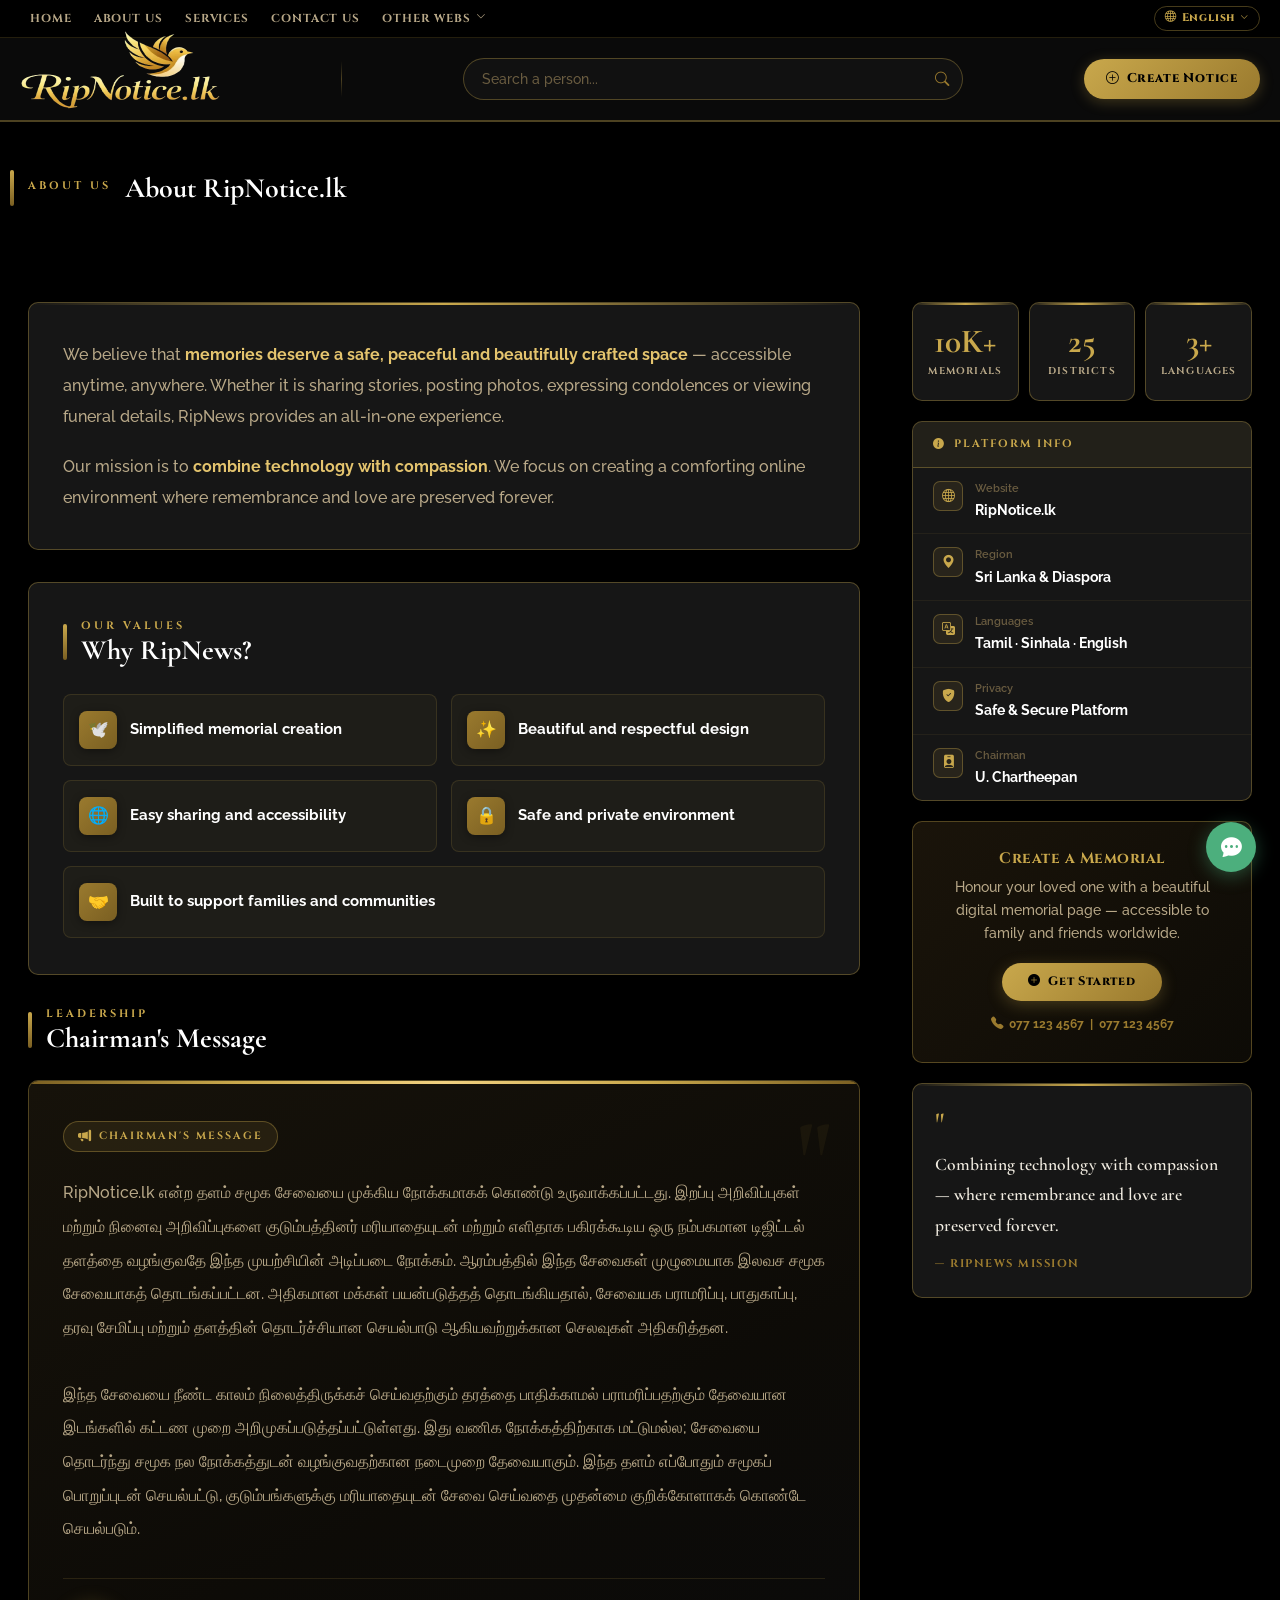
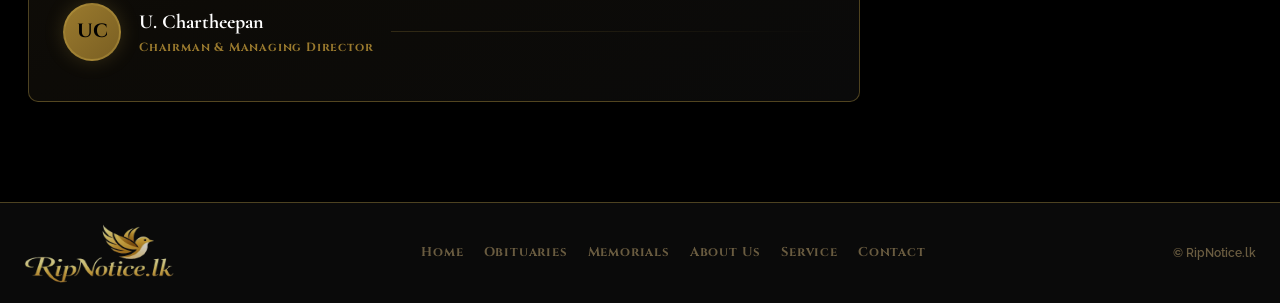
<file: about.html>
<!DOCTYPE html>
<html lang="en">
<head>
    <meta charset="UTF-8">
    <meta name="viewport" content="width=device-width, initial-scale=1.0">
    <title>RipNotice.lk — Memorial Platform</title>
    <link rel="icon" href="assets/fav1.ico" type="image/x-icon">
    <link rel="stylesheet" href="https://cdn.jsdelivr.net/npm/bootstrap@5.3.0/dist/css/bootstrap.min.css">
    <link rel="stylesheet" href="https://cdn.jsdelivr.net/npm/bootstrap-icons@1.13.1/font/bootstrap-icons.min.css">
    <link rel="stylesheet" href="css/about.css">
</head>
<body>

    <!-- Navbar (injected) -->
    <div id="navbar"></div>

    <!-- ========================================================
     ABOUT PAGE — RipNotice.lk
     Paste between your navbar and footer injections.
     Requires: <link rel="stylesheet" href="css/about.css">
     ======================================================== -->

    <!-- Section heading -->
    <div class="cnt-sec-heading">
        <div class="cnt-sec-bar"></div>
        <p class="cnt-sec-label">About Us</p>
        <h2 class="cnt-sec-title">About RipNotice.lk</h2>
    </div>

    <!-- ── BODY ── -->
    <div class="abt-body">

        <!-- ── LEFT / MAIN COLUMN ── -->
        <div class="abt-main">

            <div class="abt-mission-card">
                <p>
                    We believe that <strong>memories deserve a safe, peaceful and beautifully crafted
                    space</strong> — accessible anytime, anywhere. Whether it is sharing stories, posting
                    photos, expressing condolences or viewing funeral details, RipNews provides an
                    all-in-one experience.
                </p>
                <p>
                    Our mission is to <strong>combine technology with compassion</strong>. We focus on
                    creating a comforting online environment where remembrance and love are preserved
                    forever.
                </p>
            </div>

            <!-- Why RipNews -->
            <div class="abt-why-block">
                <div class="abt-sec-heading" style="margin-bottom:0;">
                    <div class="abt-sec-bar"></div>
                    <div>
                        <h2 class="abt-sec-label">Our Values</h2>
                        <p class="abt-sec-title">Why RipNews?</p>
                    </div>
                </div>

                <div class="abt-why-grid">
                    <div class="abt-why-item">
                        <div class="abt-why-icon">🕊️</div>
                        <div class="abt-why-label">Simplified memorial creation</div>
                    </div>
                    <div class="abt-why-item">
                        <div class="abt-why-icon">✨</div>
                        <div class="abt-why-label">Beautiful and respectful design</div>
                    </div>
                    <div class="abt-why-item">
                        <div class="abt-why-icon">🌐</div>
                        <div class="abt-why-label">Easy sharing and accessibility</div>
                    </div>
                    <div class="abt-why-item">
                        <div class="abt-why-icon">🔒</div>
                        <div class="abt-why-label">Safe and private environment</div>
                    </div>
                    <div class="abt-why-item abt-why-item--full">
                        <div class="abt-why-icon">🤝</div>
                        <div class="abt-why-label">Built to support families and communities</div>
                    </div>
                </div>
            </div>

            <!-- Chairman's Message -->
            <div class="abt-sec-heading">
                <div class="abt-sec-bar"></div>
                <div>
                    <h2 class="abt-sec-label">Leadership</h2>
                    <p class="abt-sec-title">Chairman's Message</p>
                </div>
            </div>

            <div class="abt-chairman-card">
                <div class="abt-chairman-badge">
                    <i class="bi bi-megaphone-fill"></i>
                    <span>Chairman's Message</span>
                </div>

                <p class="abt-chairman-tamil">
                    RipNotice.lk
         என்ற தளம் சமூக சேவையை முக்கிய நோக்கமாகக் கொண்டு உருவாக்கப்பட்டது.
                    இறப்பு அறிவிப்புகள் மற்றும் நினைவு அறிவிப்புகளை குடும்பத்தினர் மரியாதையுடன்
                    மற்றும் எளிதாக பகிரக்கூடிய ஒரு நம்பகமான டிஜிட்டல் தளத்தை வழங்குவதே இந்த
                    முயற்சியின் அடிப்படை நோக்கம். ஆரம்பத்தில் இந்த சேவைகள் முழுமையாக இலவச
                    சமூக சேவையாகத் தொடங்கப்பட்டன. அதிகமான மக்கள் பயன்படுத்தத் தொடங்கியதால்,
                    சேவையக பராமரிப்பு, பாதுகாப்பு, தரவு சேமிப்பு மற்றும் தளத்தின் தொடர்ச்சியான
                    செயல்பாடு ஆகியவற்றுக்கான செலவுகள் அதிகரித்தன.
                    <br><br>
                    இந்த சேவையை நீண்ட காலம் நிலைத்திருக்கச் செய்வதற்கும் தரத்தை பாதிக்காமல்
                    பராமரிப்பதற்கும் தேவையான இடங்களில் கட்டண முறை அறிமுகப்படுத்தப்பட்டுள்ளது.
                    இது வணிக நோக்கத்திற்காக மட்டுமல்ல; சேவையை தொடர்ந்து சமூக நல நோக்கத்துடன்
                    வழங்குவதற்கான நடைமுறை தேவையாகும். இந்த தளம் எப்போதும் சமூகப் பொறுப்புடன்
                    செயல்பட்டு, குடும்பங்களுக்கு மரியாதையுடன் சேவை செய்வதை முதன்மை
                    குறிக்கோளாகக் கொண்டே செயல்படும்.
                </p>

                <div class="abt-chairman-sig">
                    <div class="abt-sig-avatar">UC</div>
                    <div>
                        <div class="abt-sig-name">U. Chartheepan</div>
                        <div class="abt-sig-role">Chairman &amp; Managing Director</div>
                    </div>
                    <div class="abt-sig-line"></div>
                </div>
            </div>

        </div><!-- /abt-main -->

        <!-- ── RIGHT SIDEBAR ── -->
        <aside class="abt-sidebar">

            <!-- Stats -->
            <div class="abt-stats-row">
                <div class="abt-stat-card">
                    <span class="abt-stat-num">10K+</span>
                    <div class="abt-stat-label">Memorials</div>
                </div>
                <div class="abt-stat-card">
                    <span class="abt-stat-num">25</span>
                    <div class="abt-stat-label">Districts</div>
                </div>
                <div class="abt-stat-card">
                    <span class="abt-stat-num">3+</span>
                    <div class="abt-stat-label">Languages</div>
                </div>
            </div>

            <!-- Platform info -->
            <div class="abt-info-panel">
                <div class="abt-info-panel-header">
                    <i class="bi bi-info-circle-fill"></i> Platform Info
                </div>
                <div class="abt-info-row">
                    <div class="abt-info-icon"><i class="bi bi-globe"></i></div>
                    <div>
                        <div class="abt-info-label">Website</div>
                        <div class="abt-info-value">RipNotice.lk
                
                        </div>
                    </div>
                </div>
                <div class="abt-info-row">
                    <div class="abt-info-icon"><i class="bi bi-geo-alt-fill"></i></div>
                    <div>
                        <div class="abt-info-label">Region</div>
                        <div class="abt-info-value">Sri Lanka &amp; Diaspora</div>
                    </div>
                </div>
                <div class="abt-info-row">
                    <div class="abt-info-icon"><i class="bi bi-translate"></i></div>
                    <div>
                        <div class="abt-info-label">Languages</div>
                        <div class="abt-info-value">Tamil · Sinhala · English</div>
                    </div>
                </div>
                <div class="abt-info-row">
                    <div class="abt-info-icon"><i class="bi bi-shield-fill-check"></i></div>
                    <div>
                        <div class="abt-info-label">Privacy</div>
                        <div class="abt-info-value">Safe &amp; Secure Platform</div>
                    </div>
                </div>
                <div class="abt-info-row">
                    <div class="abt-info-icon"><i class="bi bi-person-badge-fill"></i></div>
                    <div>
                        <div class="abt-info-label">Chairman</div>
                        <div class="abt-info-value">U. Chartheepan</div>
                    </div>
                </div>
            </div>

            <!-- CTA -->
            <div class="abt-cta-card">
                <h3 class="abt-cta-title">Create a Memorial</h3>
                <p class="abt-cta-desc">
                    Honour your loved one with a beautiful digital memorial page —
                    accessible to family and friends worldwide.
                </p>
                <a href="index.html" class="abt-cta-btn">
                    <i class="bi bi-plus-circle-fill"></i> Get Started
                </a>
                <div class="abt-cta-hotline">
                    <i class="bi bi-telephone-fill"></i>
                    077 123 4567 &nbsp;|&nbsp; 077 123 4567
                </div>
            </div>

            <!-- Quote pull -->
            <div class="abt-quote-card">
                <div class="abt-quote-mark">"</div>
                <p class="abt-quote-text">
                    Combining technology with compassion — where remembrance and love
                    are preserved forever.
                </p>
                <div class="abt-quote-attr">— RipNews Mission</div>
            </div>

        </aside>
    </div>
    <!-- ========== END ABOUT PAGE ========== -->   

     <!-- ========== FIXED BUTTONS ========== -->
    <button class="scroll-top" onclick="scrollToTop()" id="scrollTopBtn">
        <i class="bi bi-arrow-up"></i>
    </button>
    <div class="chat-btn" title="Live Chat">
        <i class="bi bi-chat-dots-fill"></i>
    </div>

    <!-- Footer (injected) -->
    <div id="footer"></div>

    <!-- Hidden Google Translate container -->
    <div id="google_translate_element" style="display:none;"></div>

    <!-- Scripts -->
    <script src="https://cdn.jsdelivr.net/npm/bootstrap@5.3.0/dist/js/bootstrap.bundle.min.js"></script>

    <script>
        // Inject navbar and footer
        fetch("navbar.html")
            .then(r => r.text())
            .then(d => { document.getElementById("navbar").innerHTML = d; });
        fetch("footer.html")
            .then(r => r.text())
            .then(d => { document.getElementById("footer").innerHTML = d; });
    </script>

    <script src="js/script.js"></script>

    <script type="text/javascript">
        function googleTranslateElementInit() {
            new google.translate.TranslateElement({
                pageLanguage: 'en',
                includedLanguages: 'en,ta,si',
                autoDisplay: false,
                layout: google.translate.TranslateElement.InlineLayout.SIMPLE
            }, 'google_translate_element');
        }
    </script>
    <script src="https://translate.google.com/translate_a/element.js?cb=googleTranslateElementInit"></script>

    <style>
        .goog-te-banner-frame, .skiptranslate { display: none !important; }
        body { top: 0 !important; }
        .goog-te-gadget { font-size: 0 !important; }
        .goog-te-gadget > span { display: none !important; }
        .goog-te-gadget select { display: none !important; }
    </style>

</body>
</html>
</file>
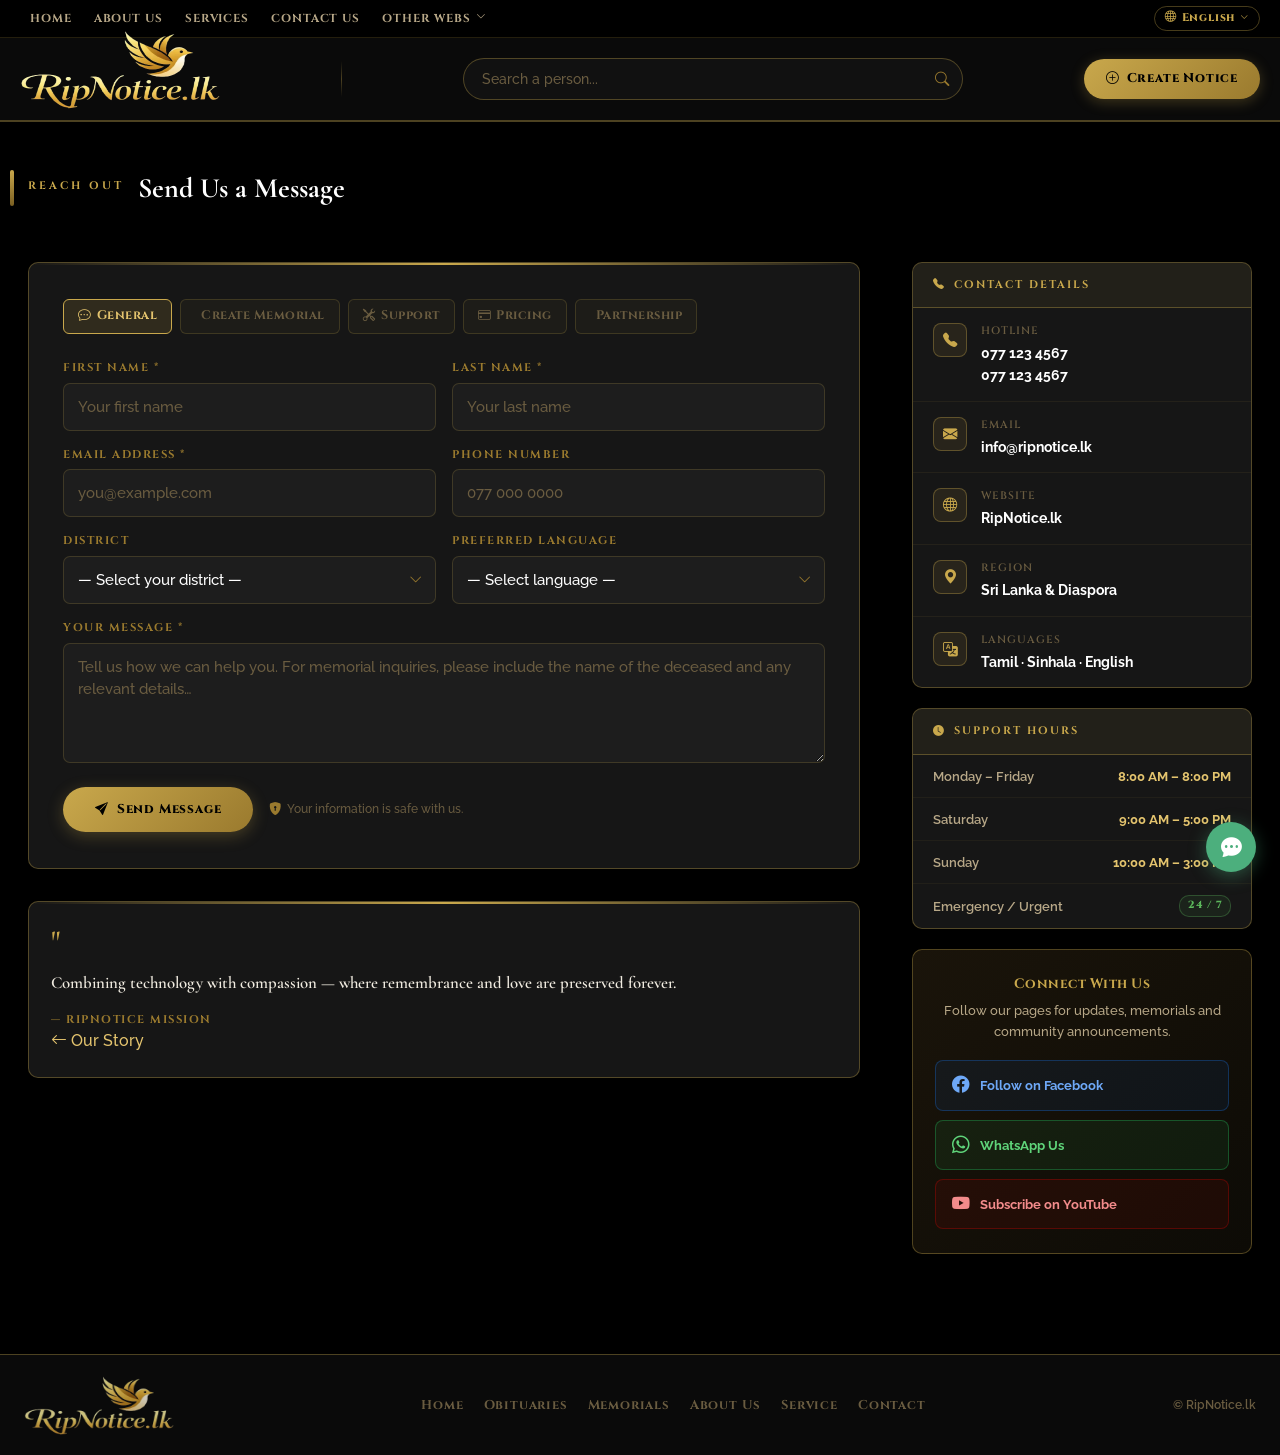
<file: contact.html>
<!DOCTYPE html>
<html lang="en">
<head>
    <meta charset="UTF-8">
    <meta name="viewport" content="width=device-width, initial-scale=1.0">
    <title>Contact Us — RipNotice.lk | Memorial Platform</title>
    <link rel="icon" href="assets/fav1.ico" type="image/x-icon">
    <link rel="stylesheet" href="https://cdn.jsdelivr.net/npm/bootstrap@5.3.0/dist/css/bootstrap.min.css">
    <link rel="stylesheet" href="https://cdn.jsdelivr.net/npm/bootstrap-icons@1.13.1/font/bootstrap-icons.min.css">
    <!-- Google Fonts for redesign -->
    <link rel="preconnect" href="https://fonts.googleapis.com">
    <link rel="preconnect" href="https://fonts.gstatic.com" crossorigin>
    <link href="https://fonts.googleapis.com/css2?family=Playfair+Display:ital,wght@0,400;0,600;0,700;1,400&family=Jost:wght@300;400;500;600&family=Cinzel:wght@400;600;700&display=swap" rel="stylesheet">
    <link rel="stylesheet" href="css/about.css">
</head>
<body>

    <!-- Navbar (injected) -->
    <div id="navbar"></div>

    <!-- Section heading -->
    <div class="cnt-sec-heading">
        <div class="cnt-sec-bar"></div>
        <p class="cnt-sec-label">Reach Out</p>
        <h2 class="cnt-sec-title">Send Us a Message</h2>
    </div>

    <!-- ── CONTACT PAGE ── -->
    <div class="cnt-body">

        <!-- ── LEFT / MAIN COLUMN ── -->
        <div class="cnt-main">

            <!-- Contact Form Card -->
            <div class="cnt-form-card">

                <!-- Subject tabs -->
                <div class="cnt-subject-tabs" id="subjectTabs">
                    <button class="cnt-subject-tab active" data-subject="General Inquiry" onclick="selectTab(this)">
                        <i class="bi bi-chat-dots"></i> General
                    </button>
                    <button class="cnt-subject-tab" data-subject="Create a Memorial" onclick="selectTab(this)">
                        <i class="bi bi-file-earmark-heart"></i> Create Memorial
                    </button>
                    <button class="cnt-subject-tab" data-subject="Technical Support" onclick="selectTab(this)">
                        <i class="bi bi-tools"></i> Support
                    </button>
                    <button class="cnt-subject-tab" data-subject="Pricing &amp; Plans" onclick="selectTab(this)">
                        <i class="bi bi-credit-card"></i> Pricing
                    </button>
                    <button class="cnt-subject-tab" data-subject="Partnership" onclick="selectTab(this)">
                        <i class="bi bi-handshake"></i> Partnership
                    </button>
                </div>

                <form id="contactForm" onsubmit="handleSubmit(event)" novalidate>

                    <input type="hidden" id="subjectField" name="subject" value="General Inquiry">

                    <div class="cnt-form-row">
                        <div class="cnt-field">
                            <label for="cnt-fname">First Name *</label>
                            <input type="text" id="cnt-fname" name="first_name"
                                placeholder="Your first name" required>
                        </div>
                        <div class="cnt-field">
                            <label for="cnt-lname">Last Name *</label>
                            <input type="text" id="cnt-lname" name="last_name"
                                placeholder="Your last name" required>
                        </div>
                    </div>

                    <div class="cnt-form-row">
                        <div class="cnt-field">
                            <label for="cnt-email">Email Address *</label>
                            <input type="email" id="cnt-email" name="email"
                                placeholder="you@example.com" required>
                        </div>
                        <div class="cnt-field">
                            <label for="cnt-phone">Phone Number</label>
                            <input type="tel" id="cnt-phone" name="phone"
                                placeholder="077 000 0000">
                        </div>
                    </div>

                    <div class="cnt-form-row">
                        <div class="cnt-field">
                            <label for="cnt-district">District</label>
                            <div class="cnt-select-wrap">
                                <select id="cnt-district" name="district">
                                    <option value="">— Select your district —</option>
                                    <option>Colombo</option>
                                    <option>Gampaha</option>
                                    <option>Kalutara</option>
                                    <option>Kandy</option>
                                    <option>Matale</option>
                                    <option>Nuwara Eliya</option>
                                    <option>Galle</option>
                                    <option>Matara</option>
                                    <option>Hambantota</option>
                                    <option>Jaffna</option>
                                    <option>Kilinochchi</option>
                                    <option>Mannar</option>
                                    <option>Mullaitivu</option>
                                    <option>Vavuniya</option>
                                    <option>Trincomalee</option>
                                    <option>Batticaloa</option>
                                    <option>Ampara</option>
                                    <option>Kurunegala</option>
                                    <option>Puttalam</option>
                                    <option>Anuradhapura</option>
                                    <option>Polonnaruwa</option>
                                    <option>Badulla</option>
                                    <option>Monaragala</option>
                                    <option>Ratnapura</option>
                                    <option>Kegalle</option>
                                    <option>Overseas / Diaspora</option>
                                </select>
                            </div>
                        </div>
                        <div class="cnt-field">
                            <label for="cnt-lang">Preferred Language</label>
                            <div class="cnt-select-wrap">
                                <select id="cnt-lang" name="language">
                                    <option value="">— Select language —</option>
                                    <option>English</option>
                                    <option>Tamil</option>
                                    <option>Sinhala</option>
                                </select>
                            </div>
                        </div>
                    </div>

                    <div class="cnt-form-row cnt-form-row--full">
                        <div class="cnt-field">
                            <label for="cnt-message">Your Message *</label>
                            <textarea id="cnt-message" name="message"
                                placeholder="Tell us how we can help you. For memorial inquiries, please include the name of the deceased and any relevant details…"
                                required></textarea>
                        </div>
                    </div>

                    <div class="cnt-submit-row">
                        <button type="submit" class="cnt-submit-btn">
                            <i class="bi bi-send-fill"></i> Send Message
                        </button>
                        <span class="cnt-submit-note">
                            <i class="bi bi-shield-lock-fill"></i>
                            Your information is safe with us.
                        </span>
                    </div>

                    <div class="cnt-success-msg" id="successMsg">
                        <i class="bi bi-check-circle-fill" style="color:#74c48a;font-size:1.1rem;flex-shrink:0;"></i>
                        Thank you — your message has been received. We'll be in touch within 24 hours.
                    </div>

                </form>
            </div>

            <!-- Quote / About link -->
            <div class="cnt-quote-card">
                <div class="cnt-quote-mark">"</div>
                <p class="cnt-quote-text">
                    Combining technology with compassion — where remembrance and love
                    are preserved forever.
                </p>
                <div class="cnt-quote-attr">— RipNotice Mission</div>
                <a href="about.html" class="cnt-story-link">
                    <i class="bi bi-arrow-left"></i> Our Story
                </a>
            </div>
            
        </div>
        
        <!-- /cnt-main -->

        <!-- ── RIGHT SIDEBAR ── -->
        <aside class="cnt-sidebar">

            <!-- Contact details -->
            <div class="cnt-contact-panel">
                <div class="cnt-contact-panel-header">
                    <i class="bi bi-telephone-fill"></i> Contact Details
                </div>

                <div class="cnt-contact-row">
                    <div class="cnt-contact-icon"><i class="bi bi-telephone-fill"></i></div>
                    <div>
                        <div class="cnt-contact-label">Hotline</div>
                        <div class="cnt-contact-value">
                            <a href="tel:0771234567">077 123 4567</a><br>
                            <a href="tel:0771234567">077 123 4567</a>
                        </div>
                    </div>
                </div>

                <div class="cnt-contact-row">
                    <div class="cnt-contact-icon"><i class="bi bi-envelope-fill"></i></div>
                    <div>
                        <div class="cnt-contact-label">Email</div>
                        <div class="cnt-contact-value">
                            <a href="mailto:info@ripnotice.lk">info@ripnotice.lk</a>
                        </div>
                    </div>
                </div>

                <div class="cnt-contact-row">
                    <div class="cnt-contact-icon"><i class="bi bi-globe"></i></div>
                    <div>
                        <div class="cnt-contact-label">Website</div>
                        <div class="cnt-contact-value">
                            <a href="https://ripnotice.lk" target="_blank">RipNotice.lk</a>
                        </div>
                    </div>
                </div>

                <div class="cnt-contact-row">
                    <div class="cnt-contact-icon"><i class="bi bi-geo-alt-fill"></i></div>
                    <div>
                        <div class="cnt-contact-label">Region</div>
                        <div class="cnt-contact-value">Sri Lanka &amp; Diaspora</div>
                    </div>
                </div>

                <div class="cnt-contact-row">
                    <div class="cnt-contact-icon"><i class="bi bi-translate"></i></div>
                    <div>
                        <div class="cnt-contact-label">Languages</div>
                        <div class="cnt-contact-value">Tamil · Sinhala · English</div>
                    </div>
                </div>
            </div>

            <!-- Support hours -->
            <div class="cnt-hours-panel">
                <div class="cnt-hours-header">
                    <i class="bi bi-clock-fill"></i> Support Hours
                </div>
                <div class="cnt-hours-row">
                    <span class="cnt-hours-day">Monday – Friday</span>
                    <span class="cnt-hours-time">8:00 AM – 8:00 PM</span>
                </div>
                <div class="cnt-hours-row">
                    <span class="cnt-hours-day">Saturday</span>
                    <span class="cnt-hours-time">9:00 AM – 5:00 PM</span>
                </div>
                <div class="cnt-hours-row">
                    <span class="cnt-hours-day">Sunday</span>
                    <span class="cnt-hours-time">10:00 AM – 3:00 PM</span>
                </div>
                <div class="cnt-hours-row">
                    <span class="cnt-hours-day">Emergency / Urgent</span>
                    <span class="cnt-hours-badge cnt-hours-badge--24">24 / 7</span>
                </div>
            </div>

            <!-- Social -->
            <div class="cnt-social-panel">
                <div class="cnt-social-title">Connect With Us</div>
                <div class="cnt-social-desc">
                    Follow our pages for updates, memorials and community announcements.
                </div>
                <div class="cnt-social-btns">
                    <a href="#" class="cnt-social-btn cnt-social-btn--fb">
                        <i class="bi bi-facebook"></i>
                        <span>Follow on Facebook</span>
                    </a>
                    <a href="https://wa.me/94771234567" target="_blank" class="cnt-social-btn cnt-social-btn--wa">
                        <i class="bi bi-whatsapp"></i>
                        <span>WhatsApp Us</span>
                    </a>
                    <a href="#" class="cnt-social-btn cnt-social-btn--yt">
                        <i class="bi bi-youtube"></i>
                        <span>Subscribe on YouTube</span>
                    </a>
                </div>
            </div>

        </aside>
    </div>

     <!-- ========== FIXED BUTTONS ========== -->
    <button class="scroll-top" onclick="scrollToTop()" id="scrollTopBtn">
        <i class="bi bi-arrow-up"></i>
    </button>
    <div class="chat-btn" title="Live Chat">
        <i class="bi bi-chat-dots-fill"></i>
    </div>

    <!-- Footer (injected) -->
    <div id="footer"></div>

    <!-- Hidden Google Translate container -->
    <div id="google_translate_element" style="display:none;"></div>

    <!-- Scripts -->
    <script src="https://cdn.jsdelivr.net/npm/bootstrap@5.3.0/dist/js/bootstrap.bundle.min.js"></script>

    <script>
        // Inject navbar and footer
        fetch("navbar.html")
            .then(r => r.text())
            .then(d => { document.getElementById("navbar").innerHTML = d; });
        fetch("footer.html")
            .then(r => r.text())
            .then(d => { document.getElementById("footer").innerHTML = d; });

        /* ── Subject tab selector ── */
        function selectTab(btn) {
            document.querySelectorAll('.cnt-subject-tab').forEach(t => t.classList.remove('active'));
            btn.classList.add('active');
            document.getElementById('subjectField').value = btn.dataset.subject;
        }

        /* ── Form submit handler ── */
        function handleSubmit(e) {
            e.preventDefault();
            const form = e.target;

            // Basic validation
            const req = form.querySelectorAll('[required]');
            let valid = true;
            req.forEach(f => {
                f.style.borderColor = '';
                if (!f.value.trim()) {
                    f.style.borderColor = 'rgba(220,80,80,0.5)';
                    valid = false;
                }
            });
            if (!valid) return;

            // Simulate send — replace with actual endpoint / EmailJS
            const btn = form.querySelector('.cnt-submit-btn');
            btn.innerHTML = '<i class="bi bi-hourglass-split"></i> Sending…';
            btn.disabled = true;

            setTimeout(() => {
                form.reset();
                document.querySelectorAll('.cnt-subject-tab').forEach((t, i) => {
                    t.classList.toggle('active', i === 0);
                });
                document.getElementById('subjectField').value = 'General Inquiry';

                btn.innerHTML = '<i class="bi bi-send-fill"></i> Send Message';
                btn.disabled = false;

                const msg = document.getElementById('successMsg');
                msg.classList.add('show');
                setTimeout(() => msg.classList.remove('show'), 6000);
            }, 1200);
        }
    </script>

    <script src="js/script.js"></script>

    <script type="text/javascript">
        function googleTranslateElementInit() {
            new google.translate.TranslateElement({
                pageLanguage: 'en',
                includedLanguages: 'en,ta,si',
                autoDisplay: false,
                layout: google.translate.TranslateElement.InlineLayout.SIMPLE
            }, 'google_translate_element');
        }
    </script>
    <script src="https://translate.google.com/translate_a/element.js?cb=googleTranslateElementInit"></script>

    <style>
        .goog-te-banner-frame, .skiptranslate { display: none !important; }
        body { top: 0 !important; }
        .goog-te-gadget { font-size: 0 !important; }
        .goog-te-gadget > span { display: none !important; }
        .goog-te-gadget select { display: none !important; }
    </style>

</body>
</html>
</file>
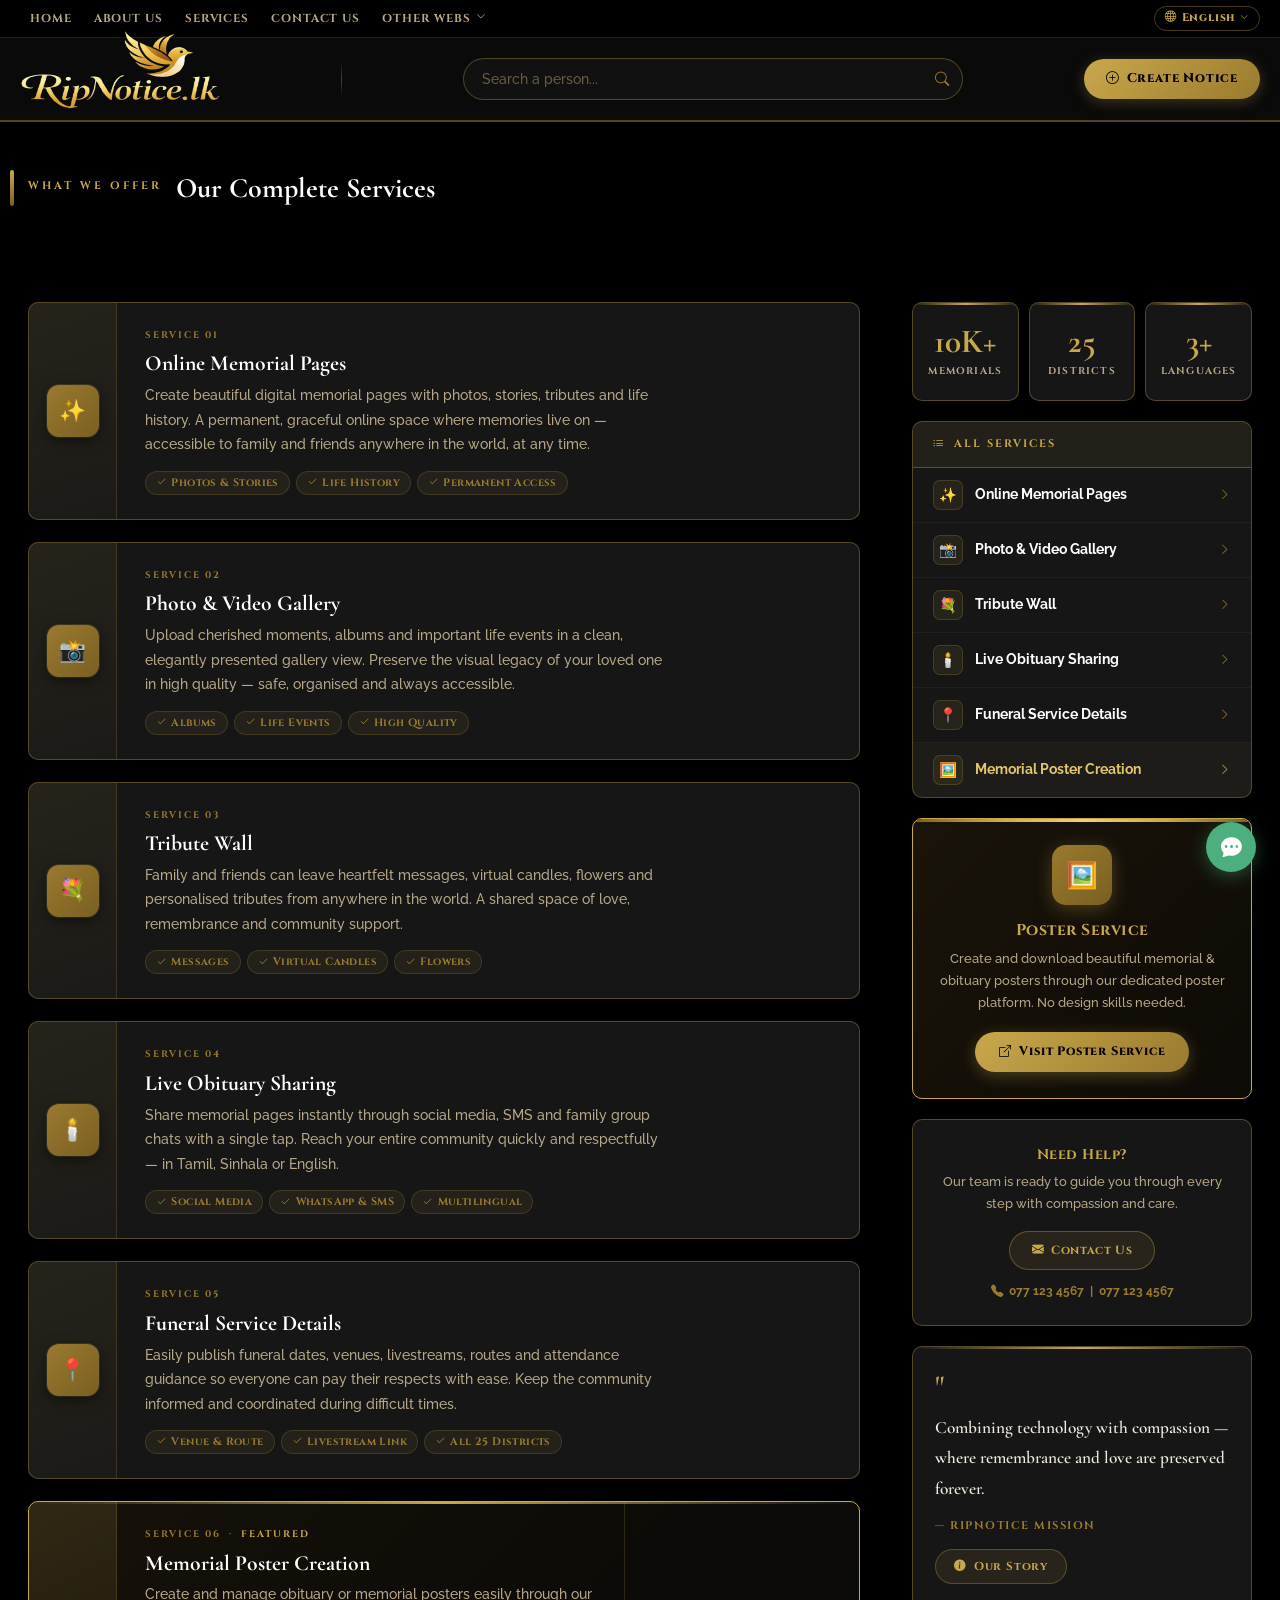
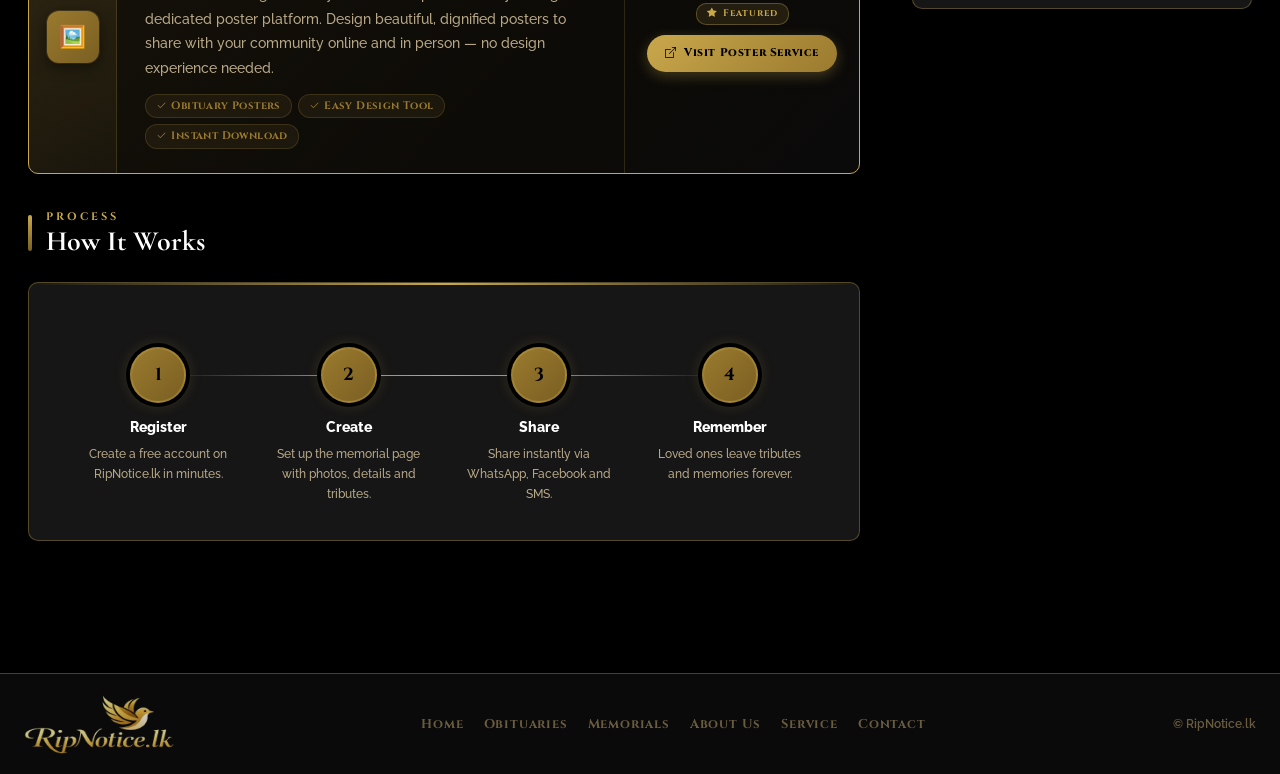
<file: service.html>
<!DOCTYPE html>
<html lang="en">
<head>
    <meta charset="UTF-8">
    <meta name="viewport" content="width=device-width, initial-scale=1.0">
    <title>Our Services — RipNotice.lk | Digital Memorial Platform</title>
    <link rel="icon" href="assets/fav1.ico" type="image/x-icon">
    <link rel="stylesheet" href="https://cdn.jsdelivr.net/npm/bootstrap@5.3.0/dist/css/bootstrap.min.css">
    <link rel="stylesheet" href="https://cdn.jsdelivr.net/npm/bootstrap-icons@1.13.1/font/bootstrap-icons.min.css">
    <link rel="stylesheet" href="css/about.css">
</head>
<body>

    <!-- Navbar (injected) -->
    <div id="navbar"></div>

    <!-- Section heading -->
    <div class="cnt-sec-heading">
        <div class="cnt-sec-bar"></div>
        <p class="cnt-sec-label">What We Offer</p>
        <h2 class="cnt-sec-title">Our Complete Services</h2>
    </div>


    <!-- ── BODY ── -->
    <div class="svc-body">

        <!-- ── LEFT / MAIN COLUMN ── -->
        <div class="svc-main">

            <div class="svc-cards-wrap">

                <!-- 01 — Online Memorial Pages -->
                <div class="svc-card" id="memorial-pages">
                    <div class="svc-card-icon-col">
                        <div class="svc-card-icon">✨</div>
                    </div>
                    <div class="svc-card-body">
                        <div class="svc-card-num">Service 01</div>
                        <div class="svc-card-name">Online Memorial Pages</div>
                        <div class="svc-card-desc">
                            Create beautiful digital memorial pages with photos, stories, tributes
                            and life history. A permanent, graceful online space where memories live on —
                            accessible to family and friends anywhere in the world, at any time.
                        </div>
                        <div class="svc-card-tags">
                            <span class="svc-tag"><i class="bi bi-check2"></i> Photos &amp; Stories</span>
                            <span class="svc-tag"><i class="bi bi-check2"></i> Life History</span>
                            <span class="svc-tag"><i class="bi bi-check2"></i> Permanent Access</span>
                        </div>
                    </div>
                </div>

                <!-- 02 — Photo & Video Gallery -->
                <div class="svc-card" id="photo-gallery">
                    <div class="svc-card-icon-col">
                        <div class="svc-card-icon">📸</div>
                    </div>
                    <div class="svc-card-body">
                        <div class="svc-card-num">Service 02</div>
                        <div class="svc-card-name">Photo &amp; Video Gallery</div>
                        <div class="svc-card-desc">
                            Upload cherished moments, albums and important life events in a clean,
                            elegantly presented gallery view. Preserve the visual legacy of your
                            loved one in high quality — safe, organised and always accessible.
                        </div>
                        <div class="svc-card-tags">
                            <span class="svc-tag"><i class="bi bi-check2"></i> Albums</span>
                            <span class="svc-tag"><i class="bi bi-check2"></i> Life Events</span>
                            <span class="svc-tag"><i class="bi bi-check2"></i> High Quality</span>
                        </div>
                    </div>
                </div>

                <!-- 03 — Tribute Wall -->
                <div class="svc-card" id="tribute-wall">
                    <div class="svc-card-icon-col">
                        <div class="svc-card-icon">💐</div>
                    </div>
                    <div class="svc-card-body">
                        <div class="svc-card-num">Service 03</div>
                        <div class="svc-card-name">Tribute Wall</div>
                        <div class="svc-card-desc">
                            Family and friends can leave heartfelt messages, virtual candles,
                            flowers and personalised tributes from anywhere in the world. A
                            shared space of love, remembrance and community support.
                        </div>
                        <div class="svc-card-tags">
                            <span class="svc-tag"><i class="bi bi-check2"></i> Messages</span>
                            <span class="svc-tag"><i class="bi bi-check2"></i> Virtual Candles</span>
                            <span class="svc-tag"><i class="bi bi-check2"></i> Flowers</span>
                        </div>
                    </div>
                </div>

                <!-- 04 — Live Obituary Sharing -->
                <div class="svc-card" id="obituary-sharing">
                    <div class="svc-card-icon-col">
                        <div class="svc-card-icon">🕯️</div>
                    </div>
                    <div class="svc-card-body">
                        <div class="svc-card-num">Service 04</div>
                        <div class="svc-card-name">Live Obituary Sharing</div>
                        <div class="svc-card-desc">
                            Share memorial pages instantly through social media, SMS and family
                            group chats with a single tap. Reach your entire community quickly
                            and respectfully — in Tamil, Sinhala or English.
                        </div>
                        <div class="svc-card-tags">
                            <span class="svc-tag"><i class="bi bi-check2"></i> Social Media</span>
                            <span class="svc-tag"><i class="bi bi-check2"></i> WhatsApp &amp; SMS</span>
                            <span class="svc-tag"><i class="bi bi-check2"></i> Multilingual</span>
                        </div>
                    </div>
                </div>

                <!-- 05 — Funeral Service Details -->
                <div class="svc-card" id="funeral-details">
                    <div class="svc-card-icon-col">
                        <div class="svc-card-icon">📍</div>
                    </div>
                    <div class="svc-card-body">
                        <div class="svc-card-num">Service 05</div>
                        <div class="svc-card-name">Funeral Service Details</div>
                        <div class="svc-card-desc">
                            Easily publish funeral dates, venues, livestreams, routes and attendance
                            guidance so everyone can pay their respects with ease. Keep the community
                            informed and coordinated during difficult times.
                        </div>
                        <div class="svc-card-tags">
                            <span class="svc-tag"><i class="bi bi-check2"></i> Venue &amp; Route</span>
                            <span class="svc-tag"><i class="bi bi-check2"></i> Livestream Link</span>
                            <span class="svc-tag"><i class="bi bi-check2"></i> All 25 Districts</span>
                        </div>
                    </div>
                </div>

                <!-- 06 — Memorial Poster Creation (FEATURED) -->
                <div class="svc-card svc-card--poster" id="poster-creation">
                    <div class="svc-card-icon-col">
                        <div class="svc-card-icon">🖼️</div>
                    </div>
                    <div class="svc-card-body">
                        <div class="svc-card-num">Service 06 &nbsp;·&nbsp; <span style="color:#c9a84c;">Featured</span></div>
                        <div class="svc-card-name">Memorial Poster Creation</div>
                        <div class="svc-card-desc">
                            Create and manage obituary or memorial posters easily through our
                            dedicated poster platform. Design beautiful, dignified posters to share
                            with your community online and in person — no design experience needed.
                        </div>
                        <div class="svc-card-tags">
                            <span class="svc-tag"><i class="bi bi-check2"></i> Obituary Posters</span>
                            <span class="svc-tag"><i class="bi bi-check2"></i> Easy Design Tool</span>
                            <span class="svc-tag"><i class="bi bi-check2"></i> Instant Download</span>
                        </div>
                        <!-- Inline CTA shown when sidebar CTA is hidden on mobile -->
                        <a href="#" class="svc-poster-visit-btn svc-poster-visit-inline"
                           style="display:none; margin-top:14px; width:fit-content;"
                           target="_blank">
                            <i class="bi bi-box-arrow-up-right"></i> Visit Poster Service
                        </a>
                    </div>
                    <!-- Desktop CTA column -->
                    <div class="svc-poster-cta">
                        <div class="svc-poster-badge">
                            <i class="bi bi-star-fill"></i> Featured
                        </div>
                        <a href="#" target="_blank" class="svc-poster-visit-btn">
                            <i class="bi bi-box-arrow-up-right"></i> Visit Poster Service
                        </a>
                    </div>
                </div>

            </div><!-- /svc-cards-wrap -->

            <!-- How It Works -->
            <div class="svc-sec-heading" style="margin-top: 8px;">
                <div class="svc-sec-bar"></div>
                <div>
                    <h2 class="svc-sec-label">Process</h2>
                    <p class="svc-sec-title">How It Works</p>
                </div>
            </div>

            <div class="svc-how-block">
                <div class="svc-steps">
                    <div class="svc-step">
                        <div class="svc-step-num">1</div>
                        <div class="svc-step-title">Register</div>
                        <div class="svc-step-desc">Create a free account on RipNotice.lk in minutes.</div>
                    </div>
                    <div class="svc-step">
                        <div class="svc-step-num">2</div>
                        <div class="svc-step-title">Create</div>
                        <div class="svc-step-desc">Set up the memorial page with photos, details and tributes.</div>
                    </div>
                    <div class="svc-step">
                        <div class="svc-step-num">3</div>
                        <div class="svc-step-title">Share</div>
                        <div class="svc-step-desc">Share instantly via WhatsApp, Facebook and SMS.</div>
                    </div>
                    <div class="svc-step">
                        <div class="svc-step-num">4</div>
                        <div class="svc-step-title">Remember</div>
                        <div class="svc-step-desc">Loved ones leave tributes and memories forever.</div>
                    </div>
                </div>
            </div>

        </div><!-- /svc-main -->

        <!-- ── RIGHT SIDEBAR ── -->
        <aside class="svc-sidebar">

            <!-- Stats -->
            <div class="svc-stats-row">
                <div class="svc-stat-card">
                    <span class="svc-stat-num">10K+</span>
                    <div class="svc-stat-label">Memorials</div>
                </div>
                <div class="svc-stat-card">
                    <span class="svc-stat-num">25</span>
                    <div class="svc-stat-label">Districts</div>
                </div>
                <div class="svc-stat-card">
                    <span class="svc-stat-num">3+</span>
                    <div class="svc-stat-label">Languages</div>
                </div>
            </div>

            <!-- Service index -->
            <div class="svc-index-panel">
                <div class="svc-index-header">
                    <i class="bi bi-list-ul"></i> All Services
                </div>
                <a class="svc-index-row" href="#memorial-pages">
                    <div class="svc-index-icon">✨</div>
                    <span class="svc-index-name">Online Memorial Pages</span>
                    <i class="bi bi-chevron-right"></i>
                </a>
                <a class="svc-index-row" href="#photo-gallery">
                    <div class="svc-index-icon">📸</div>
                    <span class="svc-index-name">Photo &amp; Video Gallery</span>
                    <i class="bi bi-chevron-right"></i>
                </a>
                <a class="svc-index-row" href="#tribute-wall">
                    <div class="svc-index-icon">💐</div>
                    <span class="svc-index-name">Tribute Wall</span>
                    <i class="bi bi-chevron-right"></i>
                </a>
                <a class="svc-index-row" href="#obituary-sharing">
                    <div class="svc-index-icon">🕯️</div>
                    <span class="svc-index-name">Live Obituary Sharing</span>
                    <i class="bi bi-chevron-right"></i>
                </a>
                <a class="svc-index-row" href="#funeral-details">
                    <div class="svc-index-icon">📍</div>
                    <span class="svc-index-name">Funeral Service Details</span>
                    <i class="bi bi-chevron-right"></i>
                </a>
                <a class="svc-index-row" href="#poster-creation" style="background:rgba(201,168,76,0.04);">
                    <div class="svc-index-icon">🖼️</div>
                    <span class="svc-index-name" style="color:#e4c46e;">Memorial Poster Creation</span>
                    <i class="bi bi-chevron-right" style="color:#c9a84c;"></i>
                </a>
            </div>

            <!-- Poster Service featured -->
            <div class="svc-poster-sidebar">
                <div class="svc-poster-sidebar-icon">🖼️</div>
                <div class="svc-poster-sidebar-title">Poster Service</div>
                <div class="svc-poster-sidebar-desc">
                    Create and download beautiful memorial &amp; obituary posters through
                    our dedicated poster platform. No design skills needed.
                </div>
                <a href="#" target="_blank" class="svc-poster-sidebar-btn">
                    <i class="bi bi-box-arrow-up-right"></i> Visit Poster Service
                </a>
            </div>

            <!-- Contact CTA -->
            <div class="svc-cta-card">
                <div class="svc-cta-title">Need Help?</div>
                <div class="svc-cta-desc">
                    Our team is ready to guide you through every step with compassion and care.
                </div>
                <a href="contact.html" class="svc-cta-btn">
                    <i class="bi bi-envelope-fill"></i> Contact Us
                </a>
                <div class="svc-cta-hotline">
                    <i class="bi bi-telephone-fill"></i>
                    077 123 4567 &nbsp;|&nbsp; 077 123 4567
                </div>
            </div>

            <!-- Quote -->
            <div class="svc-quote-card">
                <div class="svc-quote-mark">"</div>
                <p class="svc-quote-text">
                    Combining technology with compassion — where remembrance and love are
                    preserved forever.
                </p>
                <div class="svc-quote-attr" style="margin-bottom:14px;">— RipNotice Mission</div>
                <a href="about.html" style="
                    display:inline-flex;align-items:center;gap:7px;
                    background:rgba(201,168,76,0.1);
                    border:1px solid rgba(201,168,76,0.3);
                    color:#c9a84c;padding:8px 18px;border-radius:20px;
                    font-family:'Cinzel',serif;font-size:0.72rem;font-weight:700;
                    letter-spacing:0.8px;text-decoration:none;transition:all 0.2s;
                " onmouseover="this.style.background='rgba(201,168,76,0.18)'"
                   onmouseout="this.style.background='rgba(201,168,76,0.1)'">
                    <i class="bi bi-info-circle-fill"></i> Our Story
                </a>
            </div>

        </aside>
    </div>
    <!-- ========== END SERVICES PAGE ========== -->

     <!-- ========== FIXED BUTTONS ========== -->
    <button class="scroll-top" onclick="scrollToTop()" id="scrollTopBtn">
        <i class="bi bi-arrow-up"></i>
    </button>
    <div class="chat-btn" title="Live Chat">
        <i class="bi bi-chat-dots-fill"></i>
    </div>

    <!-- Footer (injected) -->
    <div id="footer"></div>

    <!-- Hidden Google Translate container -->
    <div id="google_translate_element" style="display:none;"></div>

    <!-- Scripts -->
    <script src="https://cdn.jsdelivr.net/npm/bootstrap@5.3.0/dist/js/bootstrap.bundle.min.js"></script>

    <script>
        // Inject navbar and footer
        fetch("navbar.html")
            .then(r => r.text())
            .then(d => { document.getElementById("navbar").innerHTML = d; });
        fetch("footer.html")
            .then(r => r.text())
            .then(d => { document.getElementById("footer").innerHTML = d; });

        // Smooth scroll for quick-nav pills
        document.querySelectorAll('.svc-qnav-pill, .svc-index-row').forEach(el => {
            el.addEventListener('click', function(e) {
                const href = this.getAttribute('href');
                if (href && href.startsWith('#')) {
                    e.preventDefault();
                    const target = document.querySelector(href);
                    if (target) {
                        const offset = 140;
                        const top = target.getBoundingClientRect().top + window.scrollY - offset;
                        window.scrollTo({ top, behavior: 'smooth' });
                    }
                }
            });
        });

        // Highlight active quick-nav pill on scroll
        const cards = document.querySelectorAll('.svc-card[id]');
        const pills = document.querySelectorAll('.svc-qnav-pill');
        window.addEventListener('scroll', () => {
            let current = '';
            cards.forEach(card => {
                if (window.scrollY >= card.offsetTop - 180) {
                    current = card.getAttribute('id');
                }
            });
            pills.forEach(p => {
                p.classList.toggle('active', p.getAttribute('href') === '#' + current);
            });
        }, { passive: true });

        // Show inline poster btn at ≤960px
        function checkPosterInline() {
            const inlineBtn = document.querySelector('.svc-poster-visit-inline');
            if (inlineBtn) {
                inlineBtn.style.display = window.innerWidth <= 960 ? 'inline-flex' : 'none';
            }
        }
        checkPosterInline();
        window.addEventListener('resize', checkPosterInline);
    </script>

    <script src="js/script.js"></script>

    <script type="text/javascript">
        function googleTranslateElementInit() {
            new google.translate.TranslateElement({
                pageLanguage: 'en',
                includedLanguages: 'en,ta,si',
                autoDisplay: false,
                layout: google.translate.TranslateElement.InlineLayout.SIMPLE
            }, 'google_translate_element');
        }
    </script>
    <script src="https://translate.google.com/translate_a/element.js?cb=googleTranslateElementInit"></script>

    <style>
        .goog-te-banner-frame, .skiptranslate { display: none !important; }
        body { top: 0 !important; }
        .goog-te-gadget { font-size: 0 !important; }
        .goog-te-gadget > span { display: none !important; }
        .goog-te-gadget select { display: none !important; }
    </style>

</body>
</html>
</file>
<file: css/about.css>
/* ============================================================
   about.css — RipNotice.lk About Page
   Max-width: 1300px | Fully mobile responsive
   All classes prefixed "abt-" — zero conflicts with styles.css

   Usage:  <link rel="stylesheet" href="css/about.css">
   ============================================================ */

/* ── Design tokens (locally scoped, no global bleed) ── */
:root {
    --_gold:        #c9a84c;
    --_gold-light:  #e4c46e;
    --_gold-bright: #f0d080;
    --_gold-dark:   #9a7a2e;
    --_gold-dim:    #7a5f22;
    --_gold-muted:  rgba(201,168,76,0.13);
    --_gold-border: rgba(201,168,76,0.35);
    --_gold-glow:   rgba(201,168,76,0.07);
    --_black:       #000000;
    --_black-mid:   #0a0a0a;
    --_black-card:  #161616;
    --_black-soft:  #111111;
    --_white:       #ffffff;
    --_offwhite:    #f0ebe0;
    --_grey-text:   #b8a888;
    --_grey-dim:    #6a5c40;
    --_shadow-gold: 0 4px 24px rgba(201,168,76,0.22);
    --_radius:      10px;
}


/* ================================================================
   BODY — 2-column, max 1300px
   ================================================================ */
.abt-body {
    max-width: 1320px;
    margin: 0 auto;
    padding: 70px 40px 100px;
    display: grid;
    grid-template-columns: 1fr 340px;
    gap: 52px;
    align-items: start;
    margin-top: 0;
}

/* ================================================================
   SECTION HEADING
   ================================================================ */
.abt-sec-heading {
    display: flex; align-items: center; gap: 14px;
    margin-bottom: 26px;
}
.abt-sec-bar {
    width: 4px; height: 36px; border-radius: 2px; flex-shrink: 0;
    background: linear-gradient(to bottom, var(--_gold), var(--_gold-dim));
}
.abt-sec-label {
    font-family: 'Cinzel', serif; font-size: 0.68rem; font-weight: 700;
    letter-spacing: 3px; text-transform: uppercase;
    color: var(--_gold); margin-bottom: 3px;
    /* reset any inherited heading styles */
    border: none; padding: 0;
}
.abt-sec-title {
    font-family: 'Cormorant Garamond', serif; font-size: 1.75rem;
    font-weight: 700; color: var(--_white); line-height: 1.1;
    /* reset */
    border: none; padding: 0; margin: 0;
}

/* ================================================================
   MISSION CARD
   ================================================================ */
.abt-mission-card {
    background: var(--_black-card);
    border: 1px solid var(--_gold-border);
    border-radius: var(--_radius);
    padding: 36px 34px;
    margin-bottom: 32px;
    position: relative; overflow: hidden;
    animation: abt-fadeUp 0.6s ease both;
}
.abt-mission-card::before {
    content: '';
    position: absolute; top: 0; left: 0; right: 0; height: 2px;
    background: linear-gradient(90deg, transparent, var(--_gold), transparent);
}
.abt-mission-card p {
    font-size: 1rem; font-weight: 500; line-height: 1.95;
    color: var(--_grey-text); margin-bottom: 18px;
    /* reset */
    padding: 0;
}
.abt-mission-card p:last-child { margin-bottom: 0; }
.abt-mission-card p strong { color: var(--_gold-light); font-weight: 700; }

/* ================================================================
   WHY BLOCK
   ================================================================ */
.abt-why-block {
    background: var(--_black-card);
    border: 1px solid var(--_gold-border);
    border-radius: var(--_radius);
    padding: 36px 34px;
    margin-bottom: 32px;
    animation: abt-fadeUp 0.6s 0.1s ease both;
}
.abt-why-grid {
    display: grid;
    grid-template-columns: 1fr 1fr;
    gap: 14px; margin-top: 28px;
}
.abt-why-item {
    display: flex; align-items: flex-start; gap: 13px;
    background: rgba(201,168,76,0.05);
    border: 1px solid rgba(201,168,76,0.15);
    border-radius: 8px; padding: 16px 15px;
    transition: all 0.25s; cursor: default;
}
.abt-why-item:hover {
    background: rgba(201,168,76,0.1);
    border-color: var(--_gold-border);
    transform: translateY(-2px);
    box-shadow: var(--_shadow-gold);
}
.abt-why-item--full { grid-column: 1 / -1; }
.abt-why-icon {
    width: 38px; height: 38px; border-radius: 8px; flex-shrink: 0;
    background: linear-gradient(135deg, var(--_gold-dark), var(--_gold-dim));
    display: flex; align-items: center; justify-content: center;
    font-size: 1.05rem; box-shadow: 0 2px 8px rgba(0,0,0,0.4);
}
.abt-why-label {
    font-size: 0.93rem; font-weight: 700; color: var(--_white);
    font-family: 'Raleway', sans-serif; line-height: 1.35;
    padding-top: 8px;
}

/* ================================================================
   CHAIRMAN CARD
   ================================================================ */
.abt-chairman-card {
    background: linear-gradient(155deg, #16120a 0%, #0d0b07 60%, #0a0a0a 100%);
    border: 1px solid var(--_gold-border);
    border-radius: var(--_radius);
    padding: 40px 34px;
    position: relative; overflow: hidden;
    animation: abt-fadeUp 0.6s 0.2s ease both;
}
/* Top gradient bar */
.abt-chairman-card::before {
    content: '';
    position: absolute; top: 0; left: 0; right: 0; height: 3px;
    background: linear-gradient(90deg,
        var(--_gold-dim), var(--_gold), var(--_gold-bright),
        var(--_gold), var(--_gold-dim));
}
/* Decorative quote */
.abt-chairman-card::after {
    content: '"';
    position: absolute; top: 24px; right: 28px;
    font-family: 'Cormorant Garamond', serif;
    font-size: 7rem; font-weight: 700;
    color: rgba(201,168,76,0.06);
    line-height: 1; pointer-events: none; user-select: none;
}

/* Badge */
.abt-chairman-badge {
    display: inline-flex; align-items: center; gap: 8px;
    background: rgba(201,168,76,0.1);
    border: 1px solid var(--_gold-border);
    padding: 5px 14px; border-radius: 20px; margin-bottom: 24px;
}
.abt-chairman-badge i { color: var(--_gold); font-size: 0.82rem; }
.abt-chairman-badge span {
    font-family: 'Cinzel', serif; font-size: 0.66rem; font-weight: 700;
    letter-spacing: 2px; text-transform: uppercase; color: var(--_gold);
}

/* Tamil body */
.abt-chairman-tamil {
    font-size: 1rem; font-weight: 500; line-height: 2.1;
    color: var(--_grey-text); margin-bottom: 32px;
    /* reset */
    padding: 0;
}

/* Signature */
.abt-chairman-sig {
    display: flex; align-items: center; gap: 18px;
    padding-top: 24px;
    border-top: 1px solid rgba(201,168,76,0.15);
}
.abt-sig-avatar {
    width: 58px; height: 58px; border-radius: 50%; flex-shrink: 0;
    background: linear-gradient(135deg, var(--_gold-dark), var(--_gold-dim));
    display: flex; align-items: center; justify-content: center;
    font-family: 'Cinzel', serif; font-size: 1.2rem; font-weight: 700;
    color: var(--_black);
    border: 2px solid var(--_gold-border);
    box-shadow: 0 0 20px rgba(201,168,76,0.2);
}
.abt-sig-name {
    font-family: 'Cormorant Garamond', serif; font-size: 1.25rem;
    font-weight: 700; color: var(--_white); margin-bottom: 2px;
}
.abt-sig-role {
    font-size: 0.74rem; font-weight: 700; color: var(--_gold-dark);
    font-family: 'Cinzel', serif; letter-spacing: 0.8px;
}
.abt-sig-line {
    flex: 1; height: 1px;
    background: linear-gradient(90deg, rgba(201,168,76,0.2), transparent);
}

/* ================================================================
   SIDEBAR
   ================================================================ */
.abt-sidebar {
    display: flex; flex-direction: column; gap: 20px;
    position: sticky; top: 120px; /* adjust to your fixed header height */
}

/* Stats */
.abt-stats-row {
    display: grid; grid-template-columns: repeat(3, 1fr); gap: 10px;
}
.abt-stat-card {
    background: var(--_black-card);
    border: 1px solid var(--_gold-border);
    border-radius: var(--_radius);
    padding: 22px 10px; text-align: center;
    position: relative; overflow: hidden;
    transition: all 0.25s;
    animation: abt-fadeUp 0.5s ease both;
}
.abt-stat-card::before {
    content: ''; position: absolute; top: 0; left: 0; right: 0; height: 2px;
    background: linear-gradient(90deg, transparent, var(--_gold), transparent);
}
.abt-stat-card:hover {
    transform: translateY(-3px);
    box-shadow: var(--_shadow-gold);
    border-color: var(--_gold);
}
.abt-stat-num {
    display: block;
    font-family: 'Cormorant Garamond', serif;
    font-size: 2.1rem; font-weight: 700;
    color: var(--_gold); line-height: 1; margin-bottom: 5px;
}
.abt-stat-label {
    font-size: 0.62rem; font-weight: 700; color: var(--_grey-text);
    font-family: 'Cinzel', serif; letter-spacing: 1.2px; text-transform: uppercase;
}

/* Info panel */
.abt-info-panel {
    background: var(--_black-card);
    border: 1px solid var(--_gold-border);
    border-radius: var(--_radius);
    overflow: hidden;
    animation: abt-fadeUp 0.5s 0.1s ease both;
}
.abt-info-panel-header {
    background: rgba(201,168,76,0.07);
    border-bottom: 1px solid var(--_gold-border);
    padding: 14px 20px;
    font-family: 'Cinzel', serif; font-size: 0.68rem; font-weight: 700;
    letter-spacing: 2px; text-transform: uppercase; color: var(--_gold);
    display: flex; align-items: center; gap: 8px;
}
.abt-info-row {
    display: flex; gap: 12px; padding: 13px 20px;
    border-bottom: 1px solid rgba(201,168,76,0.08);
    align-items: flex-start;
}
.abt-info-row:last-child { border-bottom: none; }
.abt-info-icon {
    width: 30px; height: 30px; border-radius: 7px; flex-shrink: 0;
    background: rgba(201,168,76,0.1);
    border: 1px solid var(--_gold-border);
    display: flex; align-items: center; justify-content: center;
    color: var(--_gold); font-size: 0.82rem;
}
.abt-info-label {
    font-size: 0.67rem; font-weight: 600;
    color: var(--_grey-dim); margin-bottom: 2px;
}
.abt-info-value {
    font-size: 0.9rem; font-weight: 700; color: var(--_white);
}

/* CTA card */
.abt-cta-card {
    background: linear-gradient(135deg, #1a140a 0%, #0d0b06 100%);
    border: 1px solid var(--_gold-border);
    border-radius: var(--_radius);
    padding: 28px 22px; text-align: center;
    animation: abt-fadeUp 0.5s 0.2s ease both;
}
.abt-cta-title {
    font-family: 'Cinzel', serif; font-size: 0.95rem; font-weight: 700;
    color: var(--_gold); margin-bottom: 8px; letter-spacing: 0.5px;
}
.abt-cta-desc {
    font-size: 0.86rem; font-weight: 500; color: var(--_grey-text);
    line-height: 1.65; margin-bottom: 18px;
}
.abt-cta-btn {
    display: inline-flex; align-items: center; gap: 7px;
    background: linear-gradient(135deg, var(--_gold), var(--_gold-dark));
    color: var(--_black); padding: 10px 26px; border-radius: 30px;
    font-family: 'Cinzel', serif; font-size: 0.76rem; font-weight: 800;
    letter-spacing: 0.8px; text-decoration: none; transition: all 0.25s;
    box-shadow: 0 4px 16px rgba(201,168,76,0.28);
}
.abt-cta-btn:hover {
    background: linear-gradient(135deg, var(--_gold-bright), var(--_gold));
    color: var(--_black); transform: translateY(-2px);
    box-shadow: 0 6px 22px rgba(201,168,76,0.45);
}
.abt-cta-hotline {
    margin-top: 14px; font-size: 0.78rem; font-weight: 700;
    color: var(--_gold-dark);
    display: flex; align-items: center; justify-content: center; gap: 6px;
}

/* Quote pull */
.abt-quote-card {
    background: var(--_black-card);
    border: 1px solid var(--_gold-border);
    border-radius: var(--_radius);
    padding: 24px 22px;
    position: relative; overflow: hidden;
    animation: abt-fadeUp 0.5s 0.3s ease both;
}
.abt-quote-card::before {
    content: ''; position: absolute; top: 0; left: 0; right: 0; height: 2px;
    background: linear-gradient(90deg, transparent, var(--_gold), transparent);
}
.abt-quote-mark {
    font-family: 'Cormorant Garamond', serif;
    font-size: 2rem; color: var(--_gold); line-height: 1; margin-bottom: 10px;
}
.abt-quote-text {
    font-family: 'Cormorant Garamond', serif;
    font-size: 1.1rem; font-weight: 600;
    color: var(--_offwhite); line-height: 1.75; margin-bottom: 14px;
}
.abt-quote-attr {
    font-size: 0.7rem; font-weight: 700; color: var(--_gold-dark);
    font-family: 'Cinzel', serif; letter-spacing: 1.5px; text-transform: uppercase;
}

/* ================================================================
   ANIMATION
   ================================================================ */
@keyframes abt-fadeUp {
    from { opacity: 0; transform: translateY(20px); }
    to   { opacity: 1; transform: translateY(0); }
}

/* ================================================================
   RESPONSIVE BREAKPOINTS
   ================================================================ */

/* ── 1300px — add side padding so content doesn't touch edges ── */
@media (max-width: 1340px) {
    .abt-body { padding-left: 28px; padding-right: 28px; }
}

/* ── 1100px — narrow sidebar ── */
@media (max-width: 1100px) {
    .abt-body { grid-template-columns: 1fr 290px; gap: 36px; }
}

/* ── 960px — stack columns ── */
@media (max-width: 960px) {
    .abt-body {
        grid-template-columns: 1fr;
        padding: 48px 28px 80px;
        gap: 32px;
    }
    .abt-sidebar {
        /* sidebar moves to top on tablet/mobile */
        order: -1;
        position: static;
        /* switch stats to horizontal row */
    }
    .abt-stats-row { grid-template-columns: repeat(3, 1fr); }
    .abt-hero-corner { width: 40px; height: 40px; }
}

/* ── 768px — tablet ── */
@media (max-width: 768px) {
    .abt-hero { padding: 70px 20px 60px; }
    .abt-hero-corner { width: 30px; height: 30px; }
    .abt-hc-tl { top: 14px; left: 16px; }
    .abt-hc-tr { top: 14px; right: 16px; }
    .abt-hc-bl { bottom: 14px; left: 16px; }
    .abt-hc-br { bottom: 14px; right: 16px; }

    .abt-hero-title { font-size: clamp(1.9rem, 7vw, 2.8rem); }
    .abt-hero-subtitle { font-size: 1rem; }
    .abt-hero-lead { font-size: 0.96rem; }

    .abt-body { padding: 40px 20px 70px; gap: 28px; }

    .abt-mission-card,
    .abt-why-block,
    .abt-chairman-card { padding: 28px 22px; }

    .abt-sec-title { font-size: 1.5rem; }

    /* Why grid — 2 cols still fine at 768 */
    .abt-why-grid { gap: 12px; }
    .abt-why-label { font-size: 0.86rem; }

    /* Sidebar stats — keep 3 cols */
    .abt-stats-row { gap: 8px; }
    .abt-stat-num { font-size: 1.8rem; }

    .abt-chairman-tamil { font-size: 0.95rem; line-height: 2; }
    .abt-chairman-card::after { font-size: 5rem; top: 20px; right: 18px; }
}

/* ── 600px — large mobile ── */
@media (max-width: 600px) {
    .abt-hero { padding: 60px 16px 52px; }
    .abt-hero-corner { display: none; } /* hide ornaments on small screens */
    .abt-hero-title { font-size: clamp(1.7rem, 9vw, 2.2rem); line-height: 1.15; }
    .abt-hero-lead { font-size: 0.92rem; }
    .abt-hero-eyebrow { font-size: 0.66rem; letter-spacing: 3px; }

    .abt-body { padding: 32px 16px 60px; gap: 24px; }

    .abt-mission-card,
    .abt-why-block,
    .abt-chairman-card { padding: 24px 18px; }

    /* Why — single column */
    .abt-why-grid { grid-template-columns: 1fr; }
    .abt-why-item--full { grid-column: auto; }
    .abt-why-icon { width: 34px; height: 34px; font-size: 0.95rem; }
    .abt-why-label { font-size: 0.88rem; padding-top: 6px; }

    /* Stats — stay 3 col but compact */
    .abt-stats-row { gap: 6px; }
    .abt-stat-card { padding: 16px 6px; }
    .abt-stat-num { font-size: 1.5rem; }
    .abt-stat-label { font-size: 0.56rem; letter-spacing: 0.8px; }

    /* Signature */
    .abt-chairman-sig { flex-wrap: wrap; gap: 12px; }
    .abt-sig-line { display: none; }
    .abt-sig-name { font-size: 1.1rem; }

    /* Info panel */
    .abt-info-value { font-size: 0.84rem; }

    /* CTA */
    .abt-cta-btn { padding: 10px 20px; font-size: 0.72rem; }
    .abt-cta-hotline { font-size: 0.74rem; }

    /* Section heading */
    .abt-sec-title { font-size: 1.35rem; }
    .abt-sec-bar { height: 28px; }

    .abt-chairman-tamil { font-size: 0.9rem; line-height: 1.95; }
    .abt-chairman-card::after { display: none; }
}

/* ── 400px — small mobile ── */
@media (max-width: 400px) {
    .abt-hero-title { font-size: 1.6rem; }
    .abt-hero-subtitle { font-size: 0.9rem; margin-bottom: 24px; }
    .abt-hero-divider { margin-bottom: 24px; }
    .abt-divider-line { width: 40px; }

    .abt-body { padding: 26px 14px 50px; }

    .abt-mission-card,
    .abt-why-block,
    .abt-chairman-card { padding: 20px 16px; }

    .abt-stats-row { grid-template-columns: repeat(3,1fr); gap: 5px; }
    .abt-stat-num { font-size: 1.3rem; }
    .abt-stat-label { font-size: 0.52rem; }

    .abt-cta-card { padding: 22px 16px; }
    .abt-quote-text { font-size: 1rem; }
}


/* ============================================================
   services.css — RipNotice.lk Services Page
   Max-width: 1300px | Fully mobile responsive
   All classes prefixed "svc-" — zero conflicts with other css

   Usage:  <link rel="stylesheet" href="css/services.css">
   ============================================================ */


/* ================================================================
   BODY LAYOUT — single full-width column then sidebar
   ================================================================ */
.svc-body {
    max-width: 1320px;
    margin: 0 auto;
    padding: 70px 40px 100px;
    display: grid;
    grid-template-columns: 1fr 340px;
    gap: 52px;
    align-items: start;
}

/* ── Section heading ── */
.svc-sec-heading {
    display: flex; align-items: center; gap: 14px;
    margin-bottom: 26px;
}
.svc-sec-bar {
    width: 4px; height: 36px; border-radius: 2px; flex-shrink: 0;
    background: linear-gradient(to bottom, var(--_gold), var(--_gold-dim));
}
.svc-sec-label {
    font-family: 'Cinzel', serif; font-size: 0.68rem; font-weight: 700;
    letter-spacing: 3px; text-transform: uppercase;
    color: var(--_gold); margin-bottom: 3px; border: none; padding: 0;
}
.svc-sec-title {
    font-family: 'Cormorant Garamond', serif; font-size: 1.75rem;
    font-weight: 700; color: var(--_white); line-height: 1.1;
    border: none; padding: 0; margin: 0;
}

/* ================================================================
   SERVICE CARDS — main list
   ================================================================ */
.svc-cards-wrap { display: flex; flex-direction: column; gap: 22px; margin-bottom: 36px; }

.svc-card {
    background: var(--_black-card);
    border: 1px solid var(--_gold-border);
    border-radius: var(--_radius);
    padding: 0;
    position: relative; overflow: hidden;
    display: grid;
    grid-template-columns: 88px 1fr;
    transition: all 0.3s;
    animation: svc-fadeUp 0.55s ease both;
    text-decoration: none;
}
.svc-card:nth-child(1) { animation-delay: 0.05s; }
.svc-card:nth-child(2) { animation-delay: 0.10s; }
.svc-card:nth-child(3) { animation-delay: 0.15s; }
.svc-card:nth-child(4) { animation-delay: 0.20s; }
.svc-card:nth-child(5) { animation-delay: 0.25s; }
.svc-card:nth-child(6) { animation-delay: 0.30s; }

/* Top gradient bar */
.svc-card::before {
    content: '';
    position: absolute; top: 0; left: 0; right: 0; height: 2px;
    background: linear-gradient(90deg, transparent, var(--_gold), transparent);
    opacity: 0; transition: opacity 0.3s;
}
.svc-card:hover {
    border-color: var(--_gold);
    box-shadow: var(--_shadow-gold), var(--_shadow-deep);
    transform: translateY(-3px);
}
.svc-card:hover::before { opacity: 1; }

/* Left icon column */
.svc-card-icon-col {
    background: linear-gradient(160deg, rgba(201,168,76,0.09) 0%, rgba(201,168,76,0.03) 100%);
    border-right: 1px solid rgba(201,168,76,0.18);
    display: flex; align-items: center; justify-content: center;
    padding: 28px 0;
    transition: background 0.3s;
}
.svc-card:hover .svc-card-icon-col {
    background: linear-gradient(160deg, rgba(201,168,76,0.16) 0%, rgba(201,168,76,0.06) 100%);
}
.svc-card-icon {
    width: 52px; height: 52px; border-radius: 12px;
    background: linear-gradient(135deg, var(--_gold-dark), var(--_gold-dim));
    display: flex; align-items: center; justify-content: center;
    font-size: 1.35rem;
    box-shadow: 0 4px 14px rgba(0,0,0,0.5), 0 0 0 1px rgba(201,168,76,0.2);
}

/* Right content column */
.svc-card-body {
    padding: 26px 28px 24px;
    display: flex; flex-direction: column; justify-content: center;
    gap: 6px;
}
.svc-card-num {
    font-family: 'Cinzel', serif; font-size: 0.6rem; font-weight: 700;
    letter-spacing: 2px; text-transform: uppercase;
    color: var(--_gold-dark); margin-bottom: 2px;
}
.svc-card-name {
    font-family: 'Cormorant Garamond', serif; font-size: 1.35rem;
    font-weight: 700; color: var(--_white); line-height: 1.2;
}
.svc-card-desc {
    font-size: 0.9rem; font-weight: 500; color: var(--_grey-text);
    line-height: 1.7; max-width: 520px;
}
.svc-card-tags {
    display: flex; flex-wrap: wrap; gap: 6px; margin-top: 8px;
}
.svc-tag {
    display: inline-flex; align-items: center; gap: 4px;
    padding: 3px 10px; border-radius: 12px;
    font-size: 0.67rem; font-weight: 700; font-family: 'Cinzel', serif;
    letter-spacing: 0.4px;
    background: rgba(201,168,76,0.08);
    border: 1px solid rgba(201,168,76,0.18);
    color: var(--_gold-dark);
}

/* ── Poster card — featured / special ── */
.svc-card--poster {
    grid-template-columns: 88px 1fr auto;
    background: linear-gradient(135deg, #16120a 0%, #0d0b07 60%, #0a0a0a 100%);
    border-color: var(--_gold);
}
.svc-card--poster::before { opacity: 1; }
.svc-card--poster .svc-card-icon-col {
    background: linear-gradient(160deg, rgba(201,168,76,0.15) 0%, rgba(201,168,76,0.05) 100%);
}

.svc-poster-cta {
    display: flex; flex-direction: column; align-items: center; justify-content: center;
    padding: 20px 22px;
    border-left: 1px solid rgba(201,168,76,0.18);
    gap: 10px;
    min-width: 130px;
}
.svc-poster-badge {
    display: inline-flex; align-items: center; gap: 5px;
    background: rgba(201,168,76,0.12); border: 1px solid rgba(201,168,76,0.35);
    padding: 3px 10px; border-radius: 10px;
    font-family: 'Cinzel', serif; font-size: 0.6rem; font-weight: 700;
    letter-spacing: 1px; color: var(--_gold);
}
.svc-poster-visit-btn {
    display: inline-flex; align-items: center; gap: 7px;
    background: linear-gradient(135deg, var(--_gold), var(--_gold-dark));
    color: var(--_black); padding: 10px 18px; border-radius: 24px;
    font-family: 'Cinzel', serif; font-size: 0.7rem; font-weight: 800;
    letter-spacing: 0.6px; text-decoration: none; transition: all 0.25s;
    box-shadow: 0 4px 14px rgba(201,168,76,0.3);
    white-space: nowrap;
}
.svc-poster-visit-btn:hover {
    background: linear-gradient(135deg, var(--_gold-bright), var(--_gold));
    color: var(--_black); transform: translateY(-2px);
    box-shadow: 0 6px 20px rgba(201,168,76,0.45);
}

/* ================================================================
   HOW IT WORKS STRIP
   ================================================================ */
.svc-how-block {
    background: var(--_black-card);
    border: 1px solid var(--_gold-border);
    border-radius: var(--_radius);
    padding: 36px 34px;
    margin-bottom: 32px;
    position: relative; overflow: hidden;
    animation: svc-fadeUp 0.6s 0.35s ease both;
}
.svc-how-block::before {
    content: '';
    position: absolute; top: 0; left: 0; right: 0; height: 2px;
    background: linear-gradient(90deg, transparent, var(--_gold), transparent);
}

.svc-steps {
    display: grid;
    grid-template-columns: repeat(4, 1fr);
    gap: 0;
    margin-top: 28px;
    position: relative;
}
/* Connecting line */
.svc-steps::before {
    content: '';
    position: absolute; top: 28px; left: 14%; right: 14%;
    height: 1px;
    background: linear-gradient(90deg,
        transparent, var(--_gold-dark), var(--_gold), var(--_gold-dark), transparent);
    z-index: 0;
}

.svc-step {
    display: flex; flex-direction: column; align-items: center; text-align: center;
    padding: 0 12px; position: relative; z-index: 1;
}
.svc-step-num {
    width: 56px; height: 56px; border-radius: 50%;
    background: linear-gradient(135deg, var(--_gold-dark), var(--_gold-dim));
    border: 2px solid var(--_gold-border);
    display: flex; align-items: center; justify-content: center;
    font-family: 'Cinzel', serif; font-size: 1.1rem; font-weight: 700;
    color: var(--_black); margin-bottom: 14px;
    box-shadow: 0 0 0 4px rgba(0,0,0,1), 0 0 16px rgba(201,168,76,0.3);
}
.svc-step-title {
    font-family: 'Raleway', sans-serif; font-size: 0.88rem;
    font-weight: 800; color: var(--_white); margin-bottom: 6px;
}
.svc-step-desc {
    font-size: 0.78rem; font-weight: 500; color: var(--_grey-text);
    line-height: 1.6;
}

/* ================================================================
   SIDEBAR
   ================================================================ */
.svc-sidebar {
    display: flex; flex-direction: column; gap: 20px;
    position: sticky; top: 120px;
}

/* Stats */
.svc-stats-row {
    display: grid; grid-template-columns: repeat(3, 1fr); gap: 10px;
}
.svc-stat-card {
    background: var(--_black-card);
    border: 1px solid var(--_gold-border);
    border-radius: var(--_radius);
    padding: 22px 10px; text-align: center;
    position: relative; overflow: hidden;
    transition: all 0.25s;
    animation: svc-fadeUp 0.5s ease both;
}
.svc-stat-card::before {
    content: ''; position: absolute; top: 0; left: 0; right: 0; height: 2px;
    background: linear-gradient(90deg, transparent, var(--_gold), transparent);
}
.svc-stat-card:hover {
    transform: translateY(-3px);
    box-shadow: var(--_shadow-gold);
    border-color: var(--_gold);
}
.svc-stat-num {
    display: block;
    font-family: 'Cormorant Garamond', serif;
    font-size: 2.1rem; font-weight: 700;
    color: var(--_gold); line-height: 1; margin-bottom: 5px;
}
.svc-stat-label {
    font-size: 0.62rem; font-weight: 700; color: var(--_grey-text);
    font-family: 'Cinzel', serif; letter-spacing: 1.2px; text-transform: uppercase;
}

/* Service index panel */
.svc-index-panel {
    background: var(--_black-card);
    border: 1px solid var(--_gold-border);
    border-radius: var(--_radius);
    overflow: hidden;
    animation: svc-fadeUp 0.5s 0.1s ease both;
}
.svc-index-header {
    background: rgba(201,168,76,0.07);
    border-bottom: 1px solid var(--_gold-border);
    padding: 14px 20px;
    font-family: 'Cinzel', serif; font-size: 0.68rem; font-weight: 700;
    letter-spacing: 2px; text-transform: uppercase; color: var(--_gold);
    display: flex; align-items: center; gap: 8px;
}
.svc-index-row {
    display: flex; align-items: center; gap: 12px; padding: 12px 20px;
    border-bottom: 1px solid rgba(201,168,76,0.07);
    text-decoration: none; transition: background 0.2s;
    cursor: pointer;
}
.svc-index-row:last-child { border-bottom: none; }
.svc-index-row:hover { background: rgba(201,168,76,0.05); }
.svc-index-icon {
    width: 30px; height: 30px; border-radius: 7px; flex-shrink: 0;
    background: rgba(201,168,76,0.09);
    border: 1px solid rgba(201,168,76,0.2);
    display: flex; align-items: center; justify-content: center;
    font-size: 0.9rem;
}
.svc-index-name {
    font-size: 0.86rem; font-weight: 700; color: var(--_white);
    font-family: 'Raleway', sans-serif; flex: 1;
}
.svc-index-row i.bi-chevron-right {
    color: var(--_gold-dark); font-size: 0.72rem;
}

/* Poster CTA sidebar card */
.svc-poster-sidebar {
    background: linear-gradient(135deg, #1a140a 0%, #0d0b06 100%);
    border: 1px solid var(--_gold);
    border-radius: var(--_radius);
    padding: 26px 22px; text-align: center;
    position: relative; overflow: hidden;
    animation: svc-fadeUp 0.5s 0.2s ease both;
}
.svc-poster-sidebar::before {
    content: '';
    position: absolute; top: 0; left: 0; right: 0; height: 3px;
    background: linear-gradient(90deg,
        var(--_gold-dim), var(--_gold), var(--_gold-bright),
        var(--_gold), var(--_gold-dim));
}
.svc-poster-sidebar-icon {
    width: 60px; height: 60px; border-radius: 14px; margin: 0 auto 14px;
    background: linear-gradient(135deg, var(--_gold-dark), var(--_gold-dim));
    display: flex; align-items: center; justify-content: center;
    font-size: 1.6rem;
    box-shadow: 0 4px 18px rgba(201,168,76,0.3);
}
.svc-poster-sidebar-title {
    font-family: 'Cinzel', serif; font-size: 0.98rem; font-weight: 700;
    color: var(--_gold); margin-bottom: 6px; letter-spacing: 0.5px;
}
.svc-poster-sidebar-desc {
    font-size: 0.83rem; font-weight: 500; color: var(--_grey-text);
    line-height: 1.65; margin-bottom: 18px;
}
.svc-poster-sidebar-btn {
    display: inline-flex; align-items: center; gap: 8px;
    background: linear-gradient(135deg, var(--_gold), var(--_gold-dark));
    color: var(--_black); padding: 11px 24px; border-radius: 30px;
    font-family: 'Cinzel', serif; font-size: 0.76rem; font-weight: 800;
    letter-spacing: 0.8px; text-decoration: none; transition: all 0.25s;
    box-shadow: 0 4px 16px rgba(201,168,76,0.32);
}
.svc-poster-sidebar-btn:hover {
    background: linear-gradient(135deg, var(--_gold-bright), var(--_gold));
    color: var(--_black); transform: translateY(-2px);
    box-shadow: 0 6px 22px rgba(201,168,76,0.48);
}

/* CTA contact card */
.svc-cta-card {
    background: var(--_black-card);
    border: 1px solid var(--_gold-border);
    border-radius: var(--_radius);
    padding: 24px 22px; text-align: center;
    animation: svc-fadeUp 0.5s 0.3s ease both;
}
.svc-cta-title {
    font-family: 'Cinzel', serif; font-size: 0.88rem; font-weight: 700;
    color: var(--_gold); margin-bottom: 6px; letter-spacing: 0.5px;
}
.svc-cta-desc {
    font-size: 0.82rem; font-weight: 500; color: var(--_grey-text);
    line-height: 1.65; margin-bottom: 16px;
}
.svc-cta-btn {
    display: inline-flex; align-items: center; gap: 7px;
    background: rgba(201,168,76,0.1); border: 1px solid var(--_gold-border);
    color: var(--_gold); padding: 10px 22px; border-radius: 28px;
    font-family: 'Cinzel', serif; font-size: 0.74rem; font-weight: 700;
    letter-spacing: 0.6px; text-decoration: none; transition: all 0.22s;
}
.svc-cta-btn:hover {
    background: rgba(201,168,76,0.18);
    border-color: var(--_gold);
    color: var(--_gold-light);
    transform: translateY(-1px);
}
.svc-cta-hotline {
    margin-top: 12px; font-size: 0.78rem; font-weight: 700;
    color: var(--_gold-dark);
    display: flex; align-items: center; justify-content: center; gap: 6px;
}

/* Quote card */
.svc-quote-card {
    background: var(--_black-card);
    border: 1px solid var(--_gold-border);
    border-radius: var(--_radius);
    padding: 24px 22px; position: relative; overflow: hidden;
    animation: svc-fadeUp 0.5s 0.35s ease both;
}
.svc-quote-card::before {
    content: ''; position: absolute; top: 0; left: 0; right: 0; height: 2px;
    background: linear-gradient(90deg, transparent, var(--_gold), transparent);
}
.svc-quote-mark {
    font-family: 'Cormorant Garamond', serif;
    font-size: 2rem; color: var(--_gold); line-height: 1; margin-bottom: 10px;
}
.svc-quote-text {
    font-family: 'Cormorant Garamond', serif;
    font-size: 1.08rem; font-weight: 600;
    color: var(--_offwhite); line-height: 1.75; margin-bottom: 14px;
}
.svc-quote-attr {
    font-size: 0.7rem; font-weight: 700; color: var(--_gold-dark);
    font-family: 'Cinzel', serif; letter-spacing: 1.5px; text-transform: uppercase;
}

/* ================================================================
   ANIMATION
   ================================================================ */
@keyframes svc-fadeUp {
    from { opacity: 0; transform: translateY(22px); }
    to   { opacity: 1; transform: translateY(0); }
}

/* ================================================================
   RESPONSIVE
   ================================================================ */
@media (max-width: 1340px) {
    .svc-body { padding-left: 28px; padding-right: 28px; }
}
@media (max-width: 1100px) {
    .svc-body { grid-template-columns: 1fr 290px; gap: 36px; }
    .svc-steps { grid-template-columns: repeat(2, 1fr); gap: 24px; }
    .svc-steps::before { display: none; }
}
@media (max-width: 960px) {
    .svc-body {
        grid-template-columns: 1fr;
        padding: 48px 28px 80px; gap: 32px;
    }
    .svc-sidebar { order: -1; position: static; }
    .svc-hero-corner { width: 40px; height: 40px; }
    .svc-card--poster { grid-template-columns: 88px 1fr; }
    .svc-poster-cta {
        display: none; /* show as inline link inside body on small */
    }
    .svc-poster-visit-inline { display: inline-flex !important; }
}
@media (max-width: 768px) {
    .svc-hero { padding: 70px 20px 60px; }
    .svc-hero-corner { width: 30px; height: 30px; }
    .svc-hc-tl { top: 14px; left: 16px; }
    .svc-hc-tr { top: 14px; right: 16px; }
    .svc-hc-bl { bottom: 14px; left: 16px; }
    .svc-hc-br { bottom: 14px; right: 16px; }
    .svc-hero-title { font-size: clamp(1.9rem, 7vw, 2.8rem); }
    .svc-body { padding: 40px 20px 70px; gap: 28px; }
    .svc-card { grid-template-columns: 72px 1fr; }
    .svc-card-icon { width: 44px; height: 44px; font-size: 1.15rem; }
    .svc-card-body { padding: 20px 20px 18px; }
    .svc-card-name { font-size: 1.2rem; }
    .svc-steps { grid-template-columns: repeat(2,1fr); }
    .svc-how-block { padding: 28px 22px; }
    .svc-sec-title { font-size: 1.5rem; }
}
@media (max-width: 600px) {
    .svc-hero { padding: 60px 16px 52px; }
    .svc-hero-corner { display: none; }
    .svc-hero-title { font-size: clamp(1.7rem, 9vw, 2.2rem); line-height: 1.15; }
    .svc-body { padding: 32px 16px 60px; gap: 24px; }
    .svc-card { grid-template-columns: 62px 1fr; }
    .svc-card-icon-col { padding: 22px 0; }
    .svc-card-icon { width: 38px; height: 38px; font-size: 1rem; border-radius: 9px; }
    .svc-card-body { padding: 18px 16px; }
    .svc-card-name { font-size: 1.1rem; }
    .svc-card-desc { font-size: 0.84rem; }
    .svc-steps { grid-template-columns: 1fr 1fr; gap: 18px; }
    .svc-step-num { width: 46px; height: 46px; font-size: 0.95rem; }
    .svc-sec-title { font-size: 1.35rem; }
    .svc-sec-bar { height: 28px; }
    .svc-quicknav { gap: 7px; }
    .svc-qnav-pill { font-size: 0.72rem; padding: 6px 12px; }
}
@media (max-width: 320px) {
    .svc-hero-title { font-size: 1.6rem; }
    .svc-body { padding: 26px 14px 50px; }
    .svc-steps { grid-template-columns: 1fr; }
    .svc-card { grid-template-columns: 58px 1fr; }
    .svc-stats-row { gap: 6px; }
    .svc-stat-num { font-size: 1.6rem; }
    .svc-stat-label { font-size: 0.55rem; }
}

/* ============================================================
   contact.css — RipNotice.lk Contact Page
   Max-width: 1300px | Fully mobile responsive
   All classes prefixed "cnt-" — zero conflicts with other css
   Services showcase block removed.
   ============================================================ */

/* ================================================================
   BODY LAYOUT
   ================================================================ */
.cnt-body {
    max-width: 1320px;
    margin:  auto ;
    padding: 30px 40px 100px;
    display: grid;
    grid-template-columns: 1fr 340px;
    gap: 52px;
    align-items: start;
}

/* ── Section heading ── */
.cnt-sec-heading {
    max-width: 1260px;
    display: flex; align-items: center; gap: 14px;
    margin-bottom: 26px;
    margin-top: 170px;
    margin-left: auto;
    margin-right: auto;

}
.cnt-sec-bar {
    width: 4px; height: 36px; border-radius: 2px; flex-shrink: 0;
    background: linear-gradient(to bottom, var(--_gold), var(--_gold-dim));
}
.cnt-sec-label {
    font-family: 'Cinzel', serif; font-size: 0.68rem; font-weight: 700;
    letter-spacing: 3px; text-transform: uppercase;
    color: var(--_gold); margin-bottom: 3px;
    border: none; padding: 0;
}
.cnt-sec-title {
    font-family: 'Cormorant Garamond', serif; font-size: 1.75rem;
    font-weight: 700; color: var(--_white); line-height: 1.1;
    border: none; padding: 0; margin: 0;
}

/* ================================================================
   CONTACT FORM CARD
   ================================================================ */
.cnt-form-card {
    background: var(--_black-card);
    border: 1px solid var(--_gold-border);
    border-radius: var(--_radius);
    padding: 36px 34px;
    margin-bottom: 32px;
    position: relative; overflow: hidden;
    animation: cnt-fadeUp 0.6s ease both;
}
.cnt-form-card::before {
    content: '';
    position: absolute; top: 0; left: 0; right: 0; height: 2px;
    background: linear-gradient(90deg, transparent, var(--_gold), transparent);
}

/* Subject tabs */
.cnt-subject-tabs {
    display: flex; flex-wrap: wrap; gap: 8px;
    margin-bottom: 26px;
}
.cnt-subject-tab {
    display: inline-flex; align-items: center; gap: 6px;
    padding: 7px 14px; border-radius: 6px; cursor: pointer;
    font-size: 0.78rem; font-weight: 700; font-family: 'Cinzel', serif;
    letter-spacing: 0.5px;
    border: 1px solid rgba(201,168,76,0.2);
    background: rgba(201,168,76,0.04);
    color: var(--_grey-dim);
    transition: all 0.2s;
}
.cnt-subject-tab:hover {
    border-color: var(--_gold-border);
    background: rgba(201,168,76,0.08);
    color: var(--_grey-text);
}
.cnt-subject-tab.active {
    border-color: var(--_gold);
    background: rgba(201,168,76,0.14);
    color: var(--_gold-light);
}
.cnt-subject-tab input[type="radio"] { display: none; }

/* Form fields */
.cnt-form-row {
    display: grid;
    grid-template-columns: 1fr 1fr;
    gap: 16px;
    margin-bottom: 16px;
}
.cnt-form-row--full { grid-template-columns: 1fr; }

.cnt-field {
    display: flex; flex-direction: column; gap: 6px;
}
.cnt-field label {
    font-size: 0.7rem; font-weight: 700; font-family: 'Cinzel', serif;
    letter-spacing: 1.5px; text-transform: uppercase;
    color: var(--_gold-dark);
}
.cnt-field input,
.cnt-field select,
.cnt-field textarea {
    background: rgba(255,255,255,0.03);
    border: 1px solid rgba(201,168,76,0.2);
    border-radius: 7px;
    padding: 12px 14px;
    color: var(--_white);
    font-size: 0.92rem; font-family: 'Raleway', sans-serif; font-weight: 500;
    outline: none;
    transition: border-color 0.2s, box-shadow 0.2s, background 0.2s;
    width: 100%;
}
.cnt-field input::placeholder,
.cnt-field textarea::placeholder { color: var(--_grey-dim); }
.cnt-field select { appearance: none; cursor: pointer; }
.cnt-field select option { background: #161616; color: var(--_white); }
.cnt-field input:focus,
.cnt-field select:focus,
.cnt-field textarea:focus {
    border-color: var(--_gold);
    background: rgba(201,168,76,0.04);
    box-shadow: 0 0 0 3px rgba(201,168,76,0.1);
}
.cnt-field textarea { resize: vertical; min-height: 120px; }

/* Select arrow */
.cnt-select-wrap { position: relative; }
.cnt-select-wrap::after {
    content: '\F282';
    font-family: 'bootstrap-icons';
    position: absolute; right: 14px; top: 50%; transform: translateY(-50%);
    color: var(--_gold-dark); font-size: 0.82rem; pointer-events: none;
}

/* Submit row */
.cnt-submit-row {
    display: flex; align-items: center; gap: 16px; margin-top: 24px;
    flex-wrap: wrap;
}
.cnt-submit-btn {
    display: inline-flex; align-items: center; gap: 8px;
    background: linear-gradient(135deg, var(--_gold), var(--_gold-dark));
    color: #000; padding: 13px 32px; border-radius: 30px;
    font-family: 'Cinzel', serif; font-size: 0.8rem; font-weight: 800;
    letter-spacing: 0.8px; border: none; cursor: pointer; transition: all 0.25s;
    box-shadow: 0 4px 16px rgba(201,168,76,0.28);
}
.cnt-submit-btn:hover {
    background: linear-gradient(135deg, var(--_gold-bright), var(--_gold));
    transform: translateY(-2px);
    box-shadow: 0 6px 22px rgba(201,168,76,0.45);
}
.cnt-submit-note {
    font-size: 0.78rem; color: var(--_grey-dim); font-weight: 500;
    display: flex; align-items: center; gap: 6px;
}
.cnt-submit-note i { color: var(--_gold-dark); }

/* Success message */
.cnt-success-msg {
    display: none;
    background: rgba(201,168,76,0.08);
    border: 1px solid rgba(201,168,76,0.3);
    border-radius: 8px; padding: 16px 18px;
    color: var(--_gold-light); font-weight: 600;
    margin-top: 16px;
    align-items: center; gap: 10px;
}
.cnt-success-msg.show { display: flex; }

/* ================================================================
   SIDEBAR
   ================================================================ */
.cnt-sidebar {
    display: flex; flex-direction: column; gap: 20px;
    position: sticky; top: 120px;
}

/* Contact info panel */
.cnt-contact-panel {
    background: var(--_black-card);
    border: 1px solid var(--_gold-border);
    border-radius: var(--_radius);
    overflow: hidden;
    animation: cnt-fadeUp 0.5s ease both;
}
.cnt-contact-panel-header {
    background: rgba(201,168,76,0.07);
    border-bottom: 1px solid var(--_gold-border);
    padding: 14px 20px;
    font-family: 'Cinzel', serif; font-size: 0.68rem; font-weight: 700;
    letter-spacing: 2px; text-transform: uppercase; color: var(--_gold);
    display: flex; align-items: center; gap: 8px;
}
.cnt-contact-row {
    display: flex; gap: 14px; padding: 15px 20px;
    border-bottom: 1px solid rgba(201,168,76,0.08);
    align-items: flex-start;
    transition: background 0.2s;
}
.cnt-contact-row:hover { background: rgba(201,168,76,0.04); }
.cnt-contact-row:last-child { border-bottom: none; }
.cnt-contact-icon {
    width: 34px; height: 34px; border-radius: 8px; flex-shrink: 0;
    background: rgba(201,168,76,0.1);
    border: 1px solid var(--_gold-border);
    display: flex; align-items: center; justify-content: center;
    color: var(--_gold); font-size: 0.9rem;
}
.cnt-contact-label {
    font-size: 0.67rem; font-weight: 600; font-family: 'Cinzel', serif;
    letter-spacing: 1px; text-transform: uppercase;
    color: var(--_grey-dim); margin-bottom: 3px;
}
.cnt-contact-value {
    font-size: 0.9rem; font-weight: 700; color: var(--_white); line-height: 1.5;
}
.cnt-contact-value a {
    color: var(--_white); text-decoration: none; transition: color 0.2s;
}
.cnt-contact-value a:hover { color: var(--_gold-light); }

/* Hours panel */
.cnt-hours-panel {
    background: var(--_black-card);
    border: 1px solid var(--_gold-border);
    border-radius: var(--_radius);
    overflow: hidden;
    animation: cnt-fadeUp 0.5s 0.1s ease both;
}
.cnt-hours-header {
    background: rgba(201,168,76,0.07);
    border-bottom: 1px solid var(--_gold-border);
    padding: 14px 20px;
    font-family: 'Cinzel', serif; font-size: 0.68rem; font-weight: 700;
    letter-spacing: 2px; text-transform: uppercase; color: var(--_gold);
    display: flex; align-items: center; gap: 8px;
}
.cnt-hours-row {
    display: flex; justify-content: space-between; align-items: center;
    padding: 11px 20px;
    border-bottom: 1px solid rgba(201,168,76,0.06);
    font-size: 0.84rem;
}
.cnt-hours-row:last-child { border-bottom: none; }
.cnt-hours-day { color: var(--_grey-text); font-weight: 600; }
.cnt-hours-time { color: var(--_gold-light); font-weight: 700; }
.cnt-hours-badge {
    display: inline-flex; align-items: center; gap: 5px;
    background: rgba(201,168,76,0.1); border: 1px solid rgba(201,168,76,0.3);
    padding: 2px 8px; border-radius: 10px;
    font-size: 0.65rem; font-weight: 800; font-family: 'Cinzel', serif;
    letter-spacing: 0.5px; color: var(--_gold);
}
.cnt-hours-badge--24 { color: #5cb85c; border-color: rgba(92,184,92,0.3); background: rgba(92,184,92,0.08); }

/* Social panel */
.cnt-social-panel {
    background: linear-gradient(135deg, #1a140a 0%, #0d0b06 100%);
    border: 1px solid var(--_gold-border);
    border-radius: var(--_radius);
    padding: 24px 22px; text-align: center;
    animation: cnt-fadeUp 0.5s 0.2s ease both;
}
.cnt-social-title {
    font-family: 'Cinzel', serif; font-size: 0.85rem; font-weight: 700;
    color: var(--_gold); margin-bottom: 6px; letter-spacing: 0.5px;
}
.cnt-social-desc {
    font-size: 0.82rem; color: var(--_grey-text); line-height: 1.6;
    margin-bottom: 18px; font-weight: 500;
}
.cnt-social-btns {
    display: flex; flex-direction: column; gap: 9px;
}
.cnt-social-btn {
    display: flex; align-items: center; gap: 10px;
    padding: 11px 16px; border-radius: 8px;
    text-decoration: none; font-size: 0.84rem; font-weight: 700;
    font-family: 'Raleway', sans-serif;
    transition: all 0.22s;
    border: 1px solid;
}
.cnt-social-btn--fb {
    background: rgba(24,119,242,0.08); border-color: rgba(24,119,242,0.3);
    color: #6ea8f7;
}
.cnt-social-btn--fb:hover {
    background: rgba(24,119,242,0.18); color: #90baff;
    transform: translateX(3px);
}
.cnt-social-btn--wa {
    background: rgba(37,211,102,0.08); border-color: rgba(37,211,102,0.3);
    color: #5fd47a;
}
.cnt-social-btn--wa:hover {
    background: rgba(37,211,102,0.18); color: #7fe096;
    transform: translateX(3px);
}
.cnt-social-btn--yt {
    background: rgba(255,0,0,0.07); border-color: rgba(255,0,0,0.25);
    color: #f28b8b;
}
.cnt-social-btn--yt:hover {
    background: rgba(255,0,0,0.15); color: #f5aaaa;
    transform: translateX(3px);
}
.cnt-social-btn i { font-size: 1.1rem; flex-shrink: 0; }

/* Quote card */
.cnt-quote-card {
    background: var(--_black-card);
    border: 1px solid var(--_gold-border);
    border-radius: var(--_radius);
    padding: 24px 22px;
    position: relative; overflow: hidden;
    animation: cnt-fadeUp 0.5s 0.3s ease both;
}
.cnt-quote-card::before {
    content: ''; position: absolute; top: 0; left: 0; right: 0; height: 2px;
    background: linear-gradient(90deg, transparent, var(--_gold), transparent);
}
.cnt-quote-mark {
    font-family: 'Cormorant Garamond', serif;
    font-size: 2rem; color: var(--_gold); line-height: 1; margin-bottom: 10px;
}
.cnt-quote-text {
    font-family: 'Cormorant Garamond', serif;
    font-size: 1.05rem; font-weight: 600;
    color: var(--_offwhite); line-height: 1.75; margin-bottom: 14px;
}
.cnt-quote-attr {
    font-size: 0.7rem; font-weight: 700; color: var(--_gold-dark);
    font-family: 'Cinzel', serif; letter-spacing: 1.5px; text-transform: uppercase;
}

/* ================================================================
   ANIMATION
   ================================================================ */
@keyframes cnt-fadeUp {
    from { opacity: 0; transform: translateY(20px); }
    to   { opacity: 1; transform: translateY(0); }
}

/* ================================================================
   RESPONSIVE BREAKPOINTS
   ================================================================ */
@media (max-width: 1340px) {
    .cnt-body { padding-left: 28px; padding-right: 28px; }
}

@media (max-width: 1100px) {
    .cnt-body { grid-template-columns: 1fr 290px; gap: 36px; }
}

@media (max-width: 960px) {
    .cnt-body {
        grid-template-columns: 1fr;
        padding: 48px 28px 80px;
        gap: 32px;
    }
    .cnt-sidebar {
        order: -1;
        position: static;
    }
}

@media (max-width: 768px) {
    .cnt-body { padding: 40px 20px 70px; gap: 28px; }
    .cnt-form-card { padding: 28px 22px; }
    .cnt-form-row { grid-template-columns: 1fr; }
    .cnt-sec-title { font-size: 1.5rem; }
}

@media (max-width: 600px) {
    .cnt-body { padding: 32px 16px 60px; gap: 24px; }
    .cnt-form-card { padding: 24px 18px; }
    .cnt-submit-row { flex-direction: column; align-items: flex-start; }
    .cnt-submit-btn { width: 100%; justify-content: center; }
    .cnt-sec-title { font-size: 1.35rem; }
    .cnt-sec-bar { height: 28px; }
}

@media (max-width: 400px) {
    .cnt-body { padding: 26px 14px 50px; }
    .cnt-form-card { padding: 20px 16px; }
    .cnt-quote-text { font-size: 0.95rem; }
    .cnt-sec-heading{margin-top: 100px;}
}
</file>
